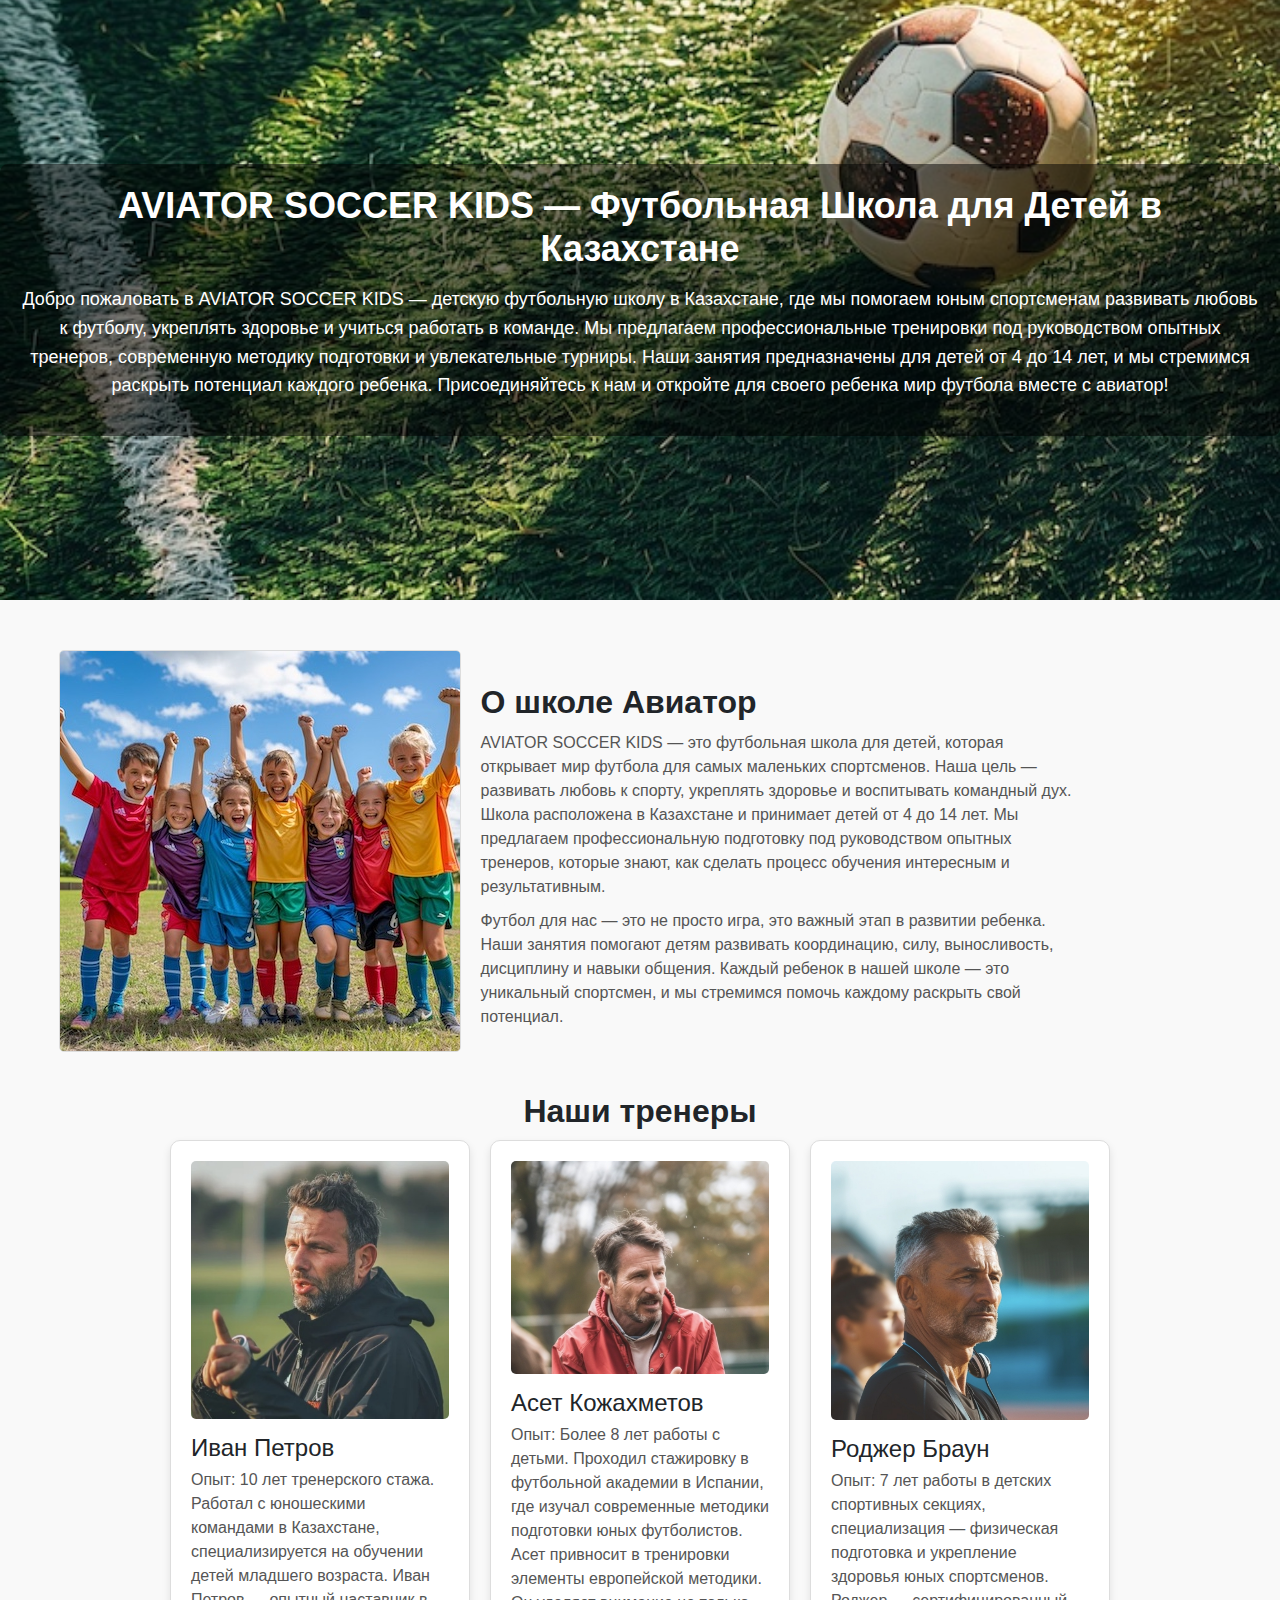
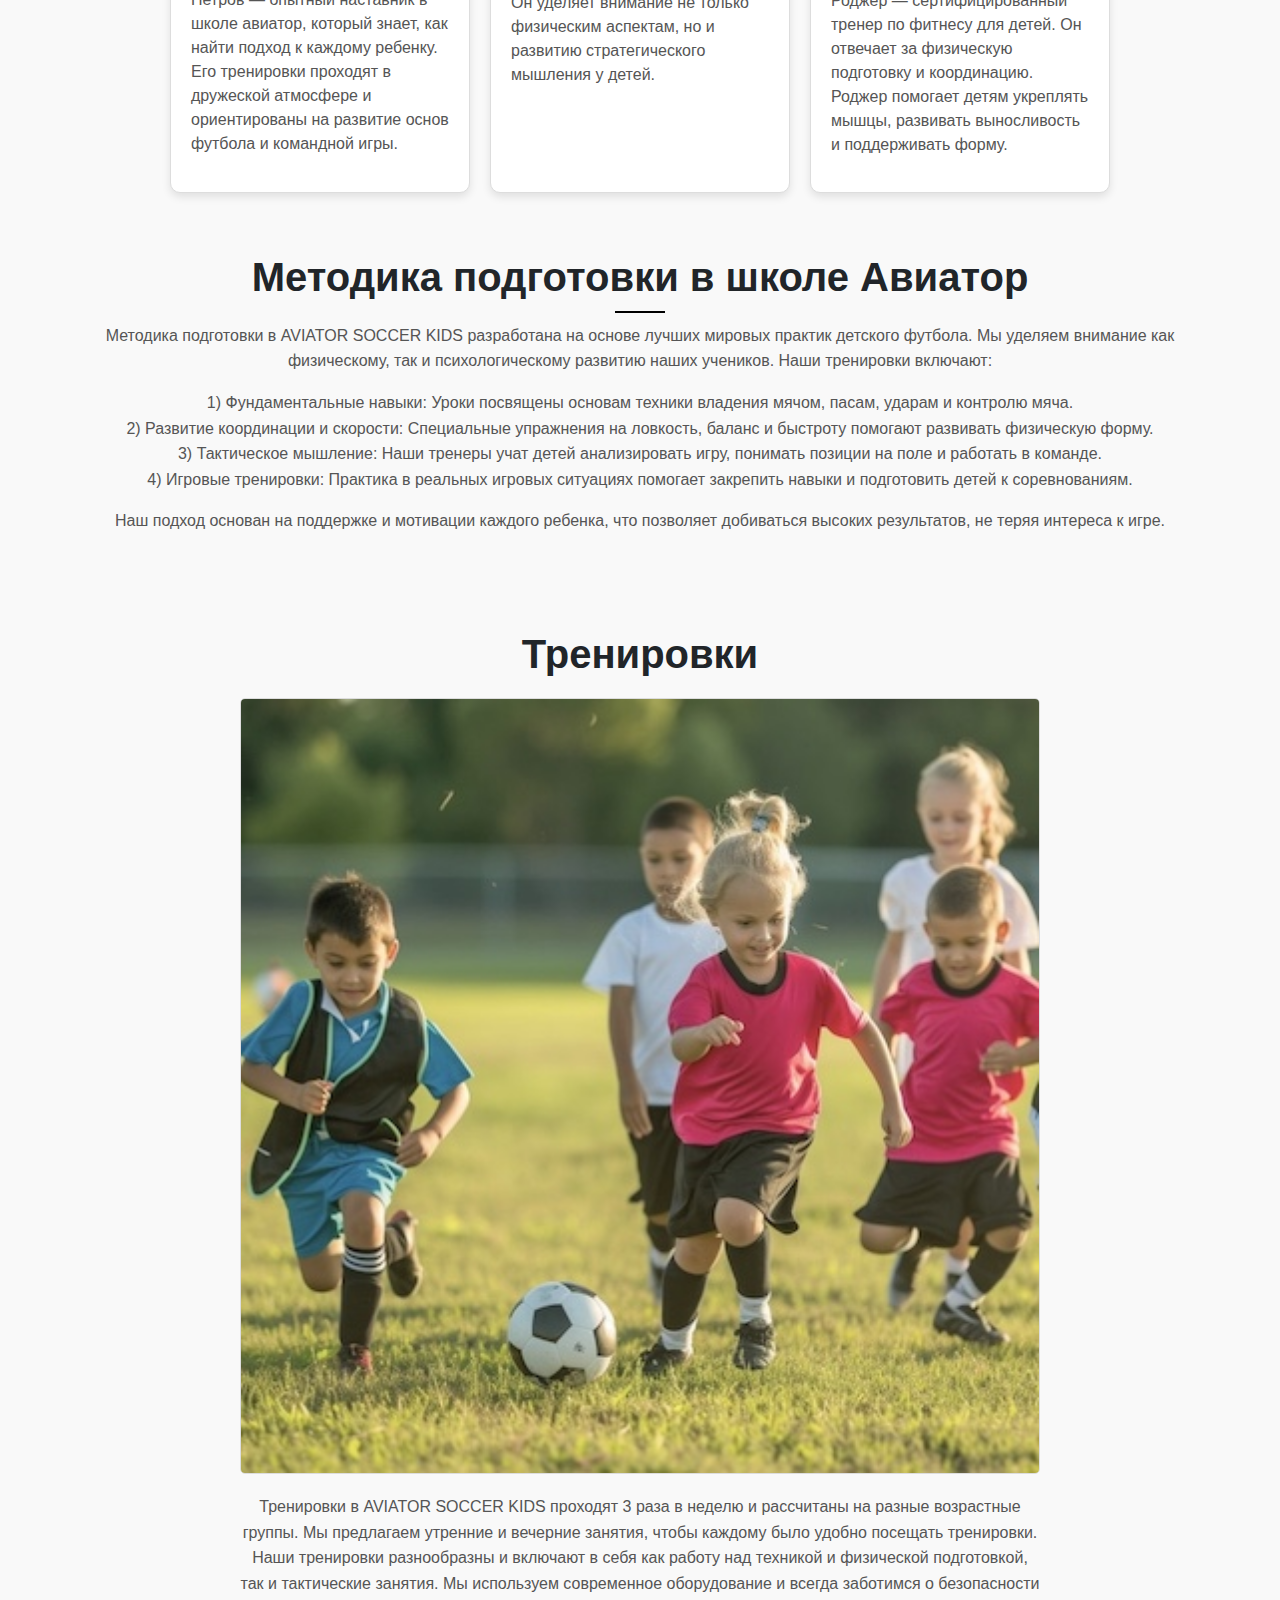
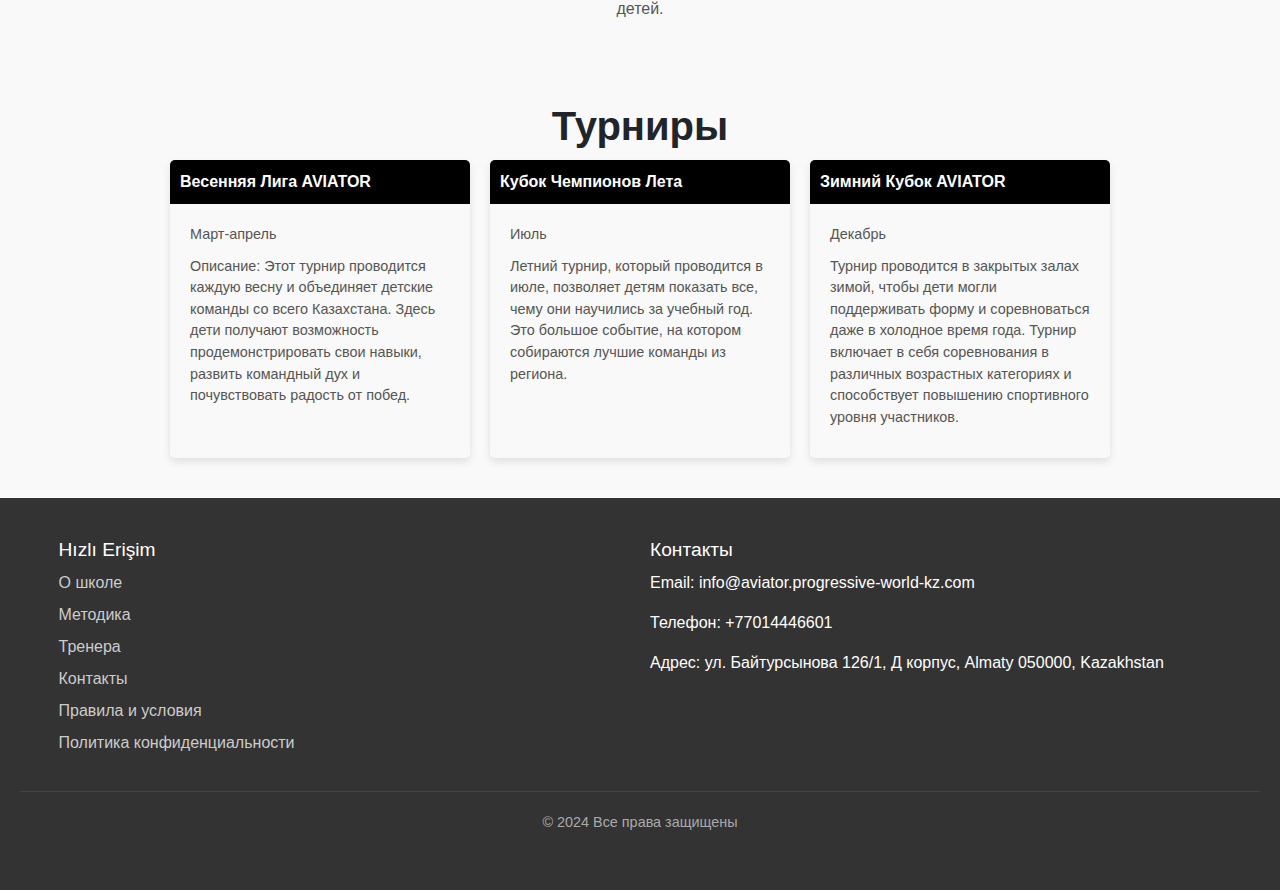
<file: index.html>
<!DOCTYPE html>
<html lang="ru">
<head>
    <meta charset="UTF-8">
    <meta name="viewport" content="width=device-width, initial-scale=1.0">
    <link rel="apple-touch-icon" sizes="180x180" href="favicon/apple-touch-icon.png">
    <link rel="icon" type="image/png" sizes="32x32" href="favicon/favicon-96x96.png">
    <link rel="manifest" href="favicon/site.webmanifest">
    <link rel="stylesheet" href="css/bootstrap.min.css">
    <link rel="stylesheet" href="css/style.css?v1">
    <link rel="preload" href="img/1.jpg" as="image">
    <meta name="description"
          content="AVIATOR SOCCER KIDS — футбольная школа для детей от 4 до 14 лет в Казахстане. Профессиональные тренировки, современная методика подготовки, опытные тренеры и участие в турнирах. Помогаем детям развивать навыки, укреплять здоровье и любить спорт. Присоединяйтесь к нам и откройте для вашего ребенка мир футбола!">
    <title>AVIATOR SOCCER KIDS - Детская футбольная школа в Казахстане</title>
</head>
<body>
<div class="academy-info-block">
    <div class="academy-info-content">
        <h2 class="academy-info-title">AVIATOR SOCCER KIDS — Футбольная Школа для Детей в Казахстане

        </h2>
        <p class="academy-info-text">
            Добро пожаловать в AVIATOR SOCCER KIDS — детскую футбольную школу в Казахстане, где мы помогаем юным
            спортсменам развивать любовь к футболу, укреплять здоровье и учиться работать в команде. Мы предлагаем
            профессиональные тренировки под руководством опытных тренеров, современную методику подготовки и
            увлекательные турниры. Наши занятия предназначены для детей от 4 до 14 лет, и мы стремимся раскрыть
            потенциал каждого ребенка. Присоединяйтесь к нам и откройте для своего ребенка мир футбола вместе с авиатор!
        </p>
    </div>
</div>

<div class="line"></div>

<section class="aviator_football-container">
    <div class="aviator_football-image" itemscope="" itemtype="http://schema.org/ImageObject">
        <meta itemprop="image" content="img/3.jpg">
        <img loading="lazy" src="img/3.jpg" alt="Telefon Görüntüsü">
    </div>
    <div class="aviator_football-text" id="about">
        <h2>О школе Авиатор</h2>
        <p>AVIATOR SOCCER KIDS — это футбольная школа для детей, которая открывает мир футбола для самых маленьких
            спортсменов. Наша цель — развивать любовь к спорту, укреплять здоровье и воспитывать командный дух. Школа
            расположена в Казахстане и принимает детей от 4 до 14 лет. Мы предлагаем профессиональную подготовку под
            руководством опытных тренеров, которые знают, как сделать процесс обучения интересным и результативным.</p>
        <p>Футбол для нас — это не просто игра, это важный этап в развитии ребенка. Наши занятия помогают детям
            развивать координацию, силу, выносливость, дисциплину и навыки общения. Каждый ребенок в нашей школе — это
            уникальный спортсмен, и мы стремимся помочь каждому раскрыть свой потенциал.</p>
    </div>
</section>


<section class="aviator_football-pricing" id="coach">
    <h2>Наши тренеры</h2>
    <div class="aviator_football-cards">
        <div class="aviator_football-card" itemscope="" itemtype="http://schema.org/ImageObject">
            <meta itemprop="image" content="img/coach1.jpg">
            <img loading="lazy" src="img/coach1.jpg" alt="Başlangıç Planı">
            <h3>Иван Петров</h3>

            <p>Опыт: 10 лет тренерского стажа. Работал с юношескими командами в Казахстане, специализируется на обучении
                детей младшего возраста.
                Иван Петров — опытный наставник в школе авиатор, который знает, как найти подход к каждому ребенку. Его
                тренировки проходят в дружеской атмосфере и ориентированы на развитие основ футбола и командной
                игры.</p>

        </div>
        <div class="aviator_football-card" itemscope="" itemtype="http://schema.org/ImageObject">
            <meta itemprop="image" content="img/coach2.jpg">
            <img loading="lazy" src="img/coach2.jpg" alt="Pro Planı">
            <h3>Асет Кожахметов</h3>
            <p>Опыт: Более 8 лет работы с детьми. Проходил стажировку в футбольной академии в Испании, где изучал
                современные методики подготовки юных футболистов.
                Асет привносит в тренировки элементы европейской методики. Он уделяет внимание не только физическим
                аспектам, но и развитию стратегического мышления у детей.</p>

        </div>
        <div class="aviator_football-card" itemscope="" itemtype="http://schema.org/ImageObject">
            <meta itemprop="image" content="img/coach3.jpg">
            <img loading="lazy" src="img/coach3.jpg" alt="Kurumsal Plan">
            <h3>Роджер Браун</h3>

            <p>Опыт: 7 лет работы в детских спортивных секциях, специализация — физическая подготовка и укрепление
                здоровья юных спортсменов.
                Роджер — сертифицированный тренер по фитнесу для детей. Он отвечает за физическую подготовку и
                координацию. Роджер помогает детям укреплять мышцы, развивать выносливость и поддерживать форму.</p>

        </div>
    </div>
</section>

<section class="aviator_football-about" id="methods">
    <h2>Методика подготовки в школе Авиатор</h2>
    <div class="aviator_football-underline"></div>
    <p>Методика подготовки в AVIATOR SOCCER KIDS разработана на основе лучших мировых практик детского футбола. Мы
        уделяем внимание как физическому, так и психологическому развитию наших учеников. Наши тренировки включают:</p>

    <p>
        1) Фундаментальные навыки: Уроки посвящены основам техники владения мячом, пасам, ударам и контролю мяча.</br>
        2) Развитие координации и скорости: Специальные упражнения на ловкость, баланс и быстроту помогают развивать
        физическую форму.</br>
        3) Тактическое мышление: Наши тренеры учат детей анализировать игру, понимать позиции на поле и работать в
        команде.</br>
        4) Игровые тренировки: Практика в реальных игровых ситуациях помогает закрепить навыки и подготовить детей к
        соревнованиям.</br>
    </p>


    <p>

        Наш подход основан на поддержке и мотивации каждого ребенка, что позволяет добиваться высоких результатов, не
        теряя интереса к игре.


    </p>
</section>

<section class="aviator_football-methods">

    <h2>Тренировки</h2>

    <div class="aviator_football-image" itemscope="" itemtype="http://schema.org/ImageObject">
        <meta itemprop="image" content="img/173080629796.jpg">
        <img loading="lazy" src="img/173080629796.jpg" alt="Yöntemlerimiz Hakkında Görsel">
    </div>

    <p>Тренировки в AVIATOR SOCCER KIDS проходят 3 раза в неделю и рассчитаны на разные возрастные группы. Мы предлагаем
        утренние и вечерние занятия, чтобы каждому было удобно посещать тренировки. Наши тренировки разнообразны и
        включают в себя как работу над техникой и физической подготовкой, так и тактические занятия. Мы используем
        современное оборудование и всегда заботимся о безопасности детей.</p>
</section>


<section class="aviator_football-conference">
    <h2>Турниры</h2>


    <div class="aviator_football-sessions">
        <div class="aviator_football-session">
            <div class="aviator_football-session-header">Весенняя Лига AVIATOR</div>
            <div class="aviator_football-session-content">
                <p class="aviator_football-time">Март-апрель</p>

                <p>Описание: Этот турнир проводится каждую весну и объединяет детские команды со всего Казахстана. Здесь
                    дети получают возможность продемонстрировать свои навыки, развить командный дух и почувствовать
                    радость от побед.</p>
            </div>
        </div>

        <div class="aviator_football-session">
            <div class="aviator_football-session-header">Кубок Чемпионов Лета</div>
            <div class="aviator_football-session-content">
                <p class="aviator_football-time">Июль</p>
                <p>Летний турнир, который проводится в июле, позволяет детям показать все, чему они научились за учебный
                    год. Это большое событие, на котором собираются лучшие команды из региона.</p>
            </div>
        </div>

        <div class="aviator_football-session">
            <div class="aviator_football-session-header">Зимний Кубок AVIATOR</div>
            <div class="aviator_football-session-content">
                <p class="aviator_football-time">Декабрь</p>

                <p>Турнир проводится в закрытых залах зимой, чтобы дети могли поддерживать форму и соревноваться даже в
                    холодное время года. Турнир включает в себя соревнования в различных возрастных категориях и
                    способствует повышению спортивного уровня участников.</p>
            </div>
        </div>
    </div>
</section>


<!-- Footer Section -->
<footer class="aviator_football-footer" id="contact">
    <div class="aviator_football-footer-content">
        <!-- Logo and Description -->

        <!-- Navigation Links -->
        <div class="aviator_football-footer-links">
            <h4>Hızlı Erişim</h4>
            <ul>
                <li><a href="#about">О школе</a></li>
                <li><a href="#methods">Методика</a></li>
                <li><a href="#coach">Тренера</a></li>
                <li><a href="#contact">Контакты</a></li>
                <li><a href="terms.html">Правила и условия </a></li>
                <li><a href="policy.html">Политика конфиденциальности</a></li>
            </ul>
        </div>

        <!-- Contact Information -->
        <div class="aviator_football-footer-contact">
            <h4>Контакты</h4>
            <p>Email: info@aviator.progressive-world-kz.com</p>
            <p>Телефон: +77014446601</p>
            <p>Адрес: ул. Байтурсынова 126/1, Д корпус, Almaty 050000, Kazakhstan</p>
        </div>
    </div>

    <!-- Copyright -->
    <div class="aviator_football-footer-bottom">
        <p>&copy; 2024 Все права защищены</p>
    </div>
</footer>

</body>
<script src="js/jquery-1.12.4.min.js"></script>
<script src="js/bootstrap.min.js"></script>
<script src="js/main.js"></script>
<script type="application/ld+json">
    {
        "@context": "https://schema.org",
        "@type": "Organization",
        "name": "AVIATOR SOCCER KIDS",
        "url": "",
        "logo": "/favicon/favicon.ico"
    }
</script>
<script type="application/ld+json">
    {
        "@context": "https://schema.org",
        "@type": "WPHeader",
        "headline": "AVIATOR SOCCER KIDS",
        "description": "AVIATOR SOCCER KIDS — футбольная школа для детей от 4 до 14 лет в Казахстане. Профессиональные тренировки, современная методика подготовки, опытные тренеры и участие в турнирах. Помогаем детям развивать навыки, укреплять здоровье и любить спорт. Присоединяйтесь к нам и откройте для вашего ребенка мир футбола!",
        "url": "",
        "publisher": {
            "@type": "Organization",
            "name": "AVIATOR SOCCER KIDS",
            "logo": {
                "@type": "ImageObject",
                "url": "/favicon/favicon.ico"
            }
        }
    }
</script>
<script type="application/ld+json">
    {
        "@context": "https://schema.org",
        "@type": "WebPage",
        "name": "AVIATOR SOCCER KIDS",
        "description": "AVIATOR SOCCER KIDS — футбольная школа для детей от 4 до 14 лет в Казахстане. Профессиональные тренировки, современная методика подготовки, опытные тренеры и участие в турнирах. Помогаем детям развивать навыки, укреплять здоровье и любить спорт. Присоединяйтесь к нам и откройте для вашего ребенка мир футбола!",
        "publisher": {
            "@type": "Organization",
            "name": "AVIATOR SOCCER KIDS"
        },
        "license": "A license document that applies to this content, typically indicated by URL"
    }
</script>
<script type="application/ld+json">
    {
        "@context": "https://schema.org",
        "@type": "SiteNavigationElement",
        "name": "Main Navigation",
        "url": "",
        "hasPart": [
            {
                "@type": "WebPage",
                "name": "Home",
                "url": ""
            },
            {
                "@type": "WebPage",
                "name": "Policy",
                "url": "/policy.html"
            },
            {
                "@type": "WebPage",
                "name": "Terms of Conditions",
                "url": "/terms.html"
            },
            {
                "@type": "WebPage",
                "name": "Disclaimer",
                "url": "/disclaimer.html"
            }
        ]
    }
</script>

</html>
</file>
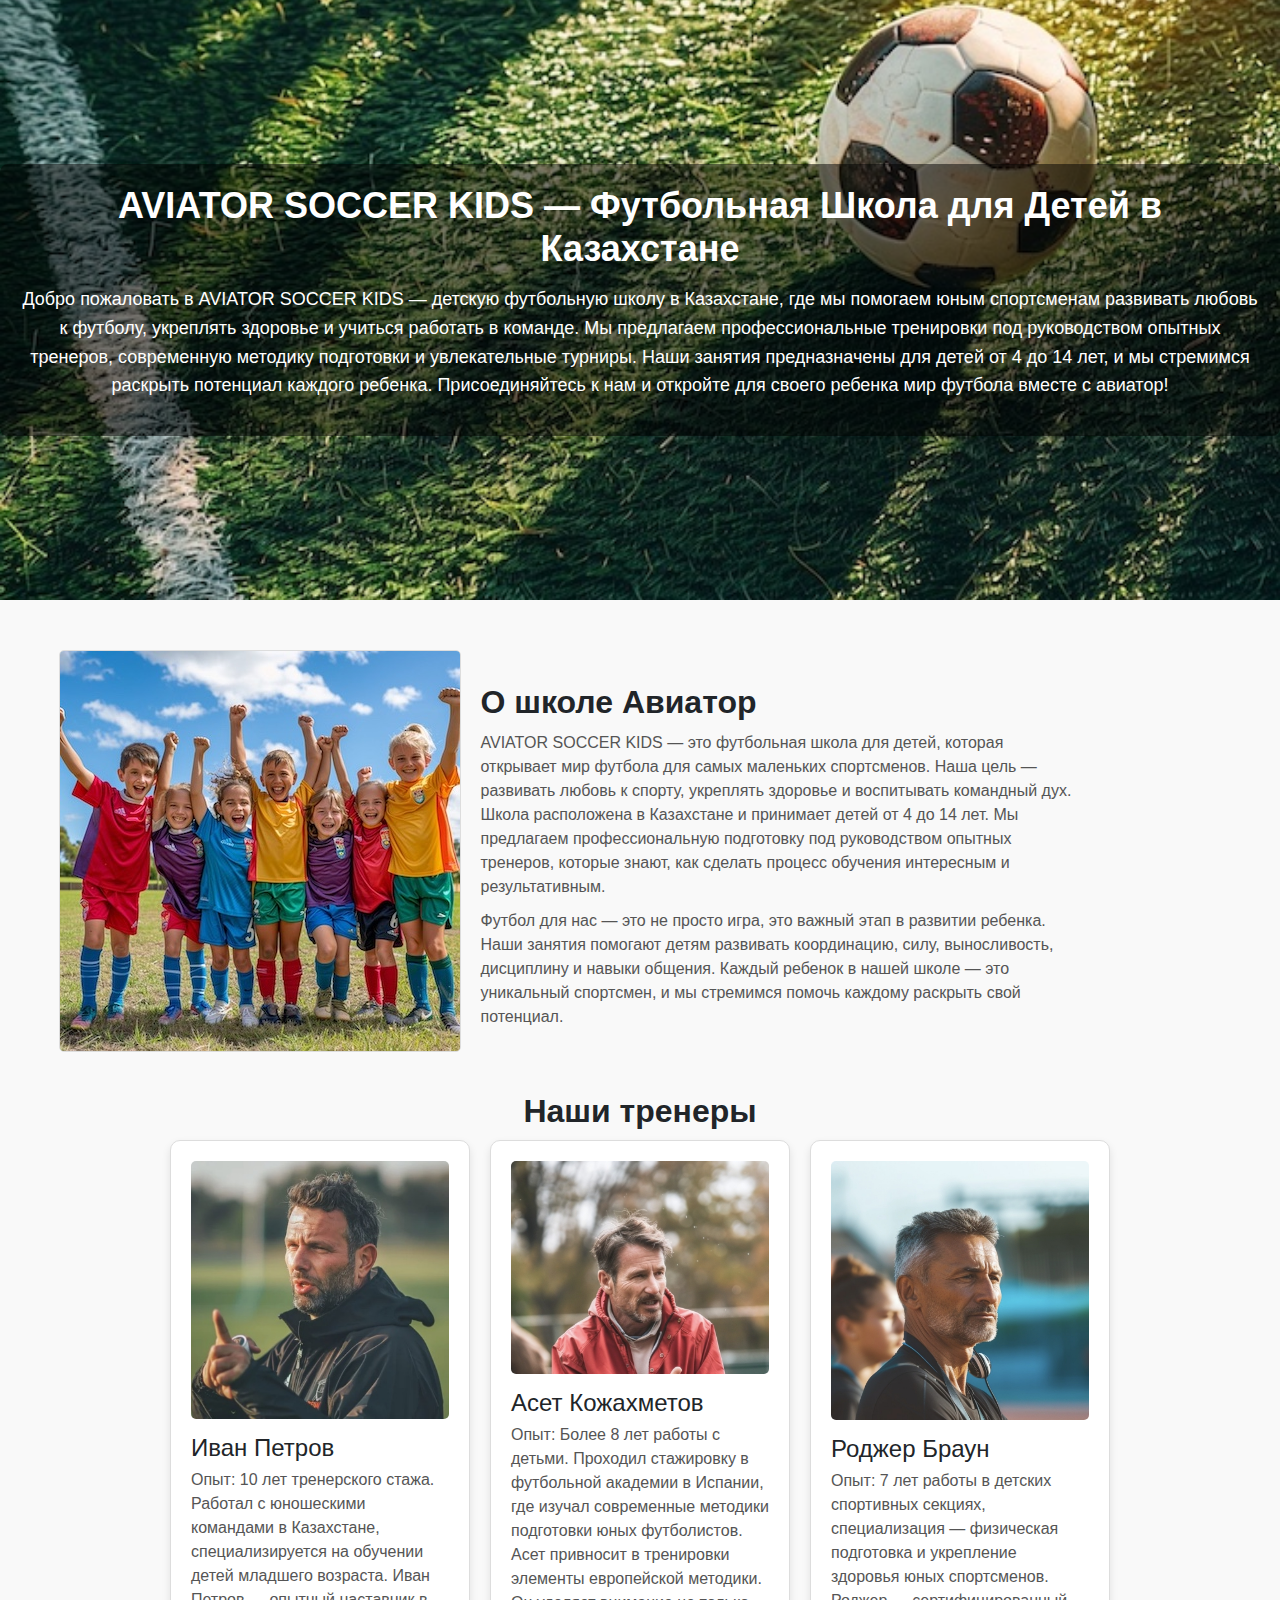
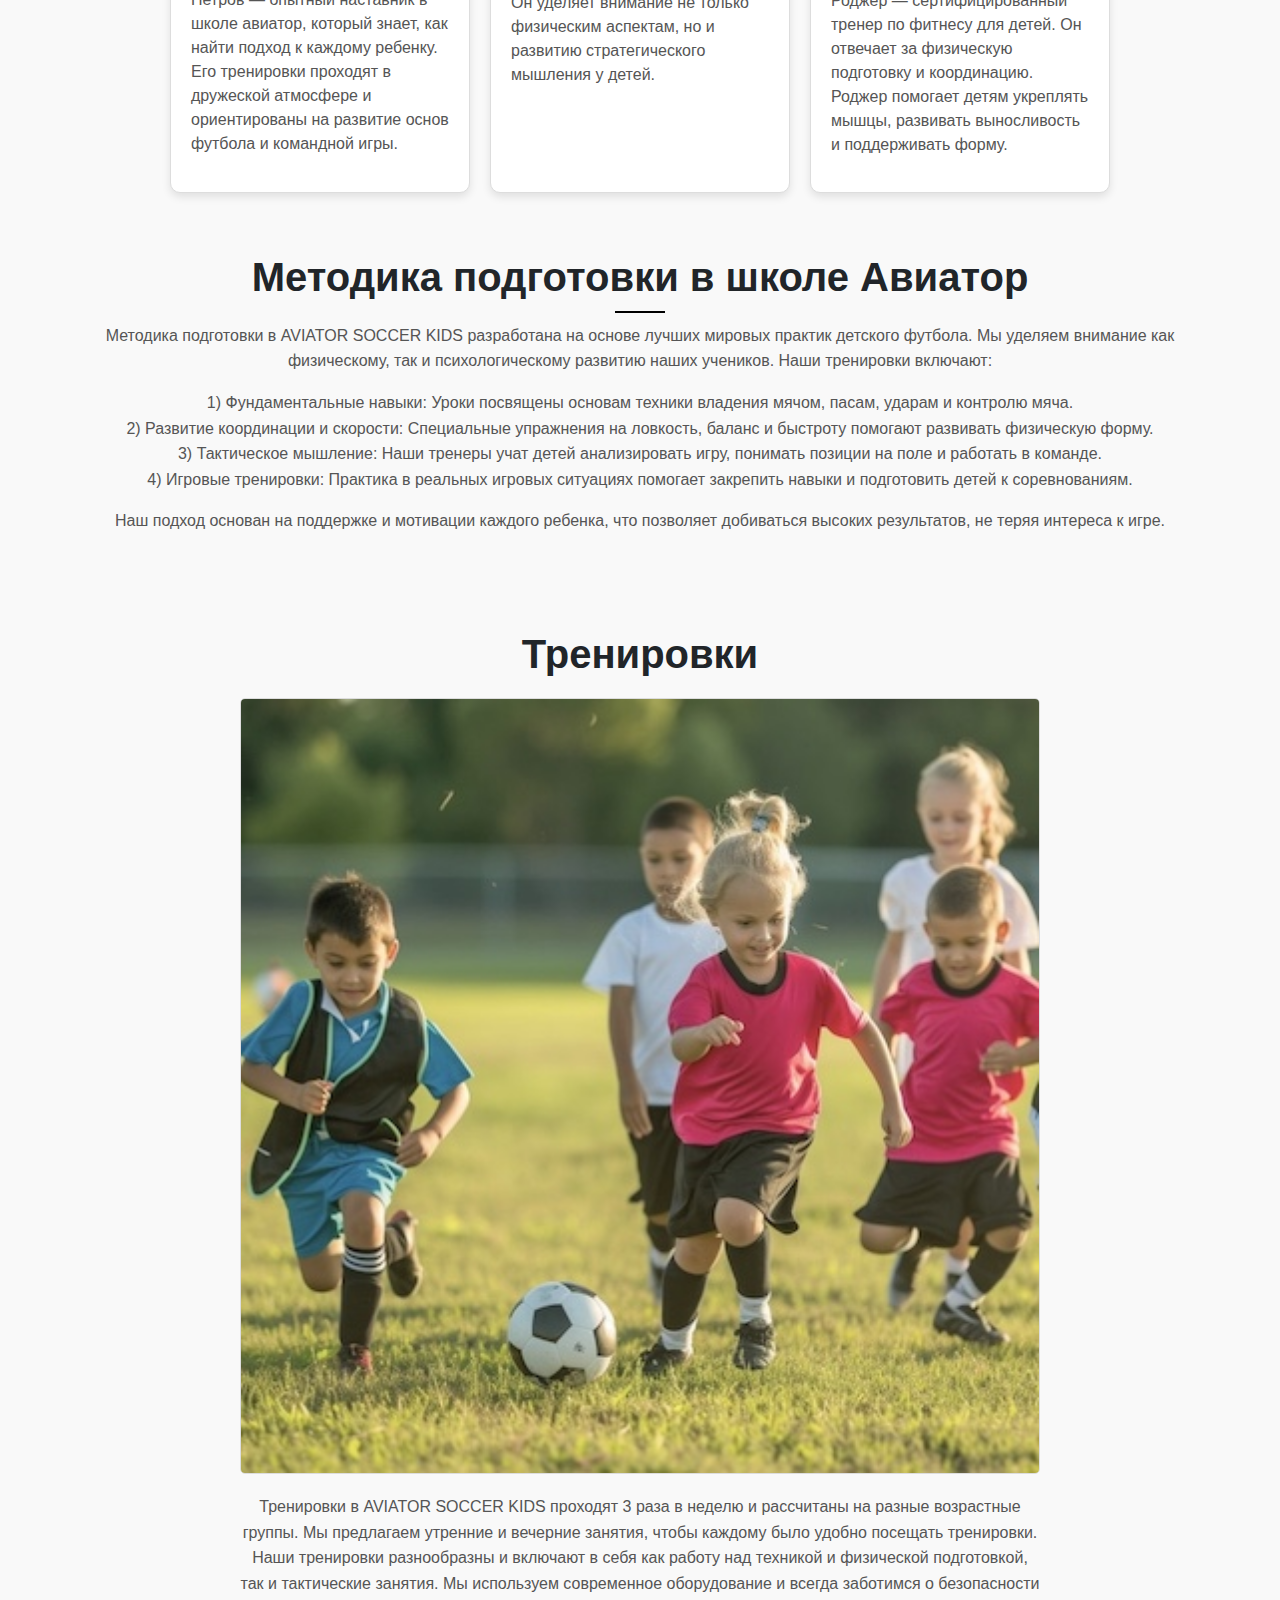
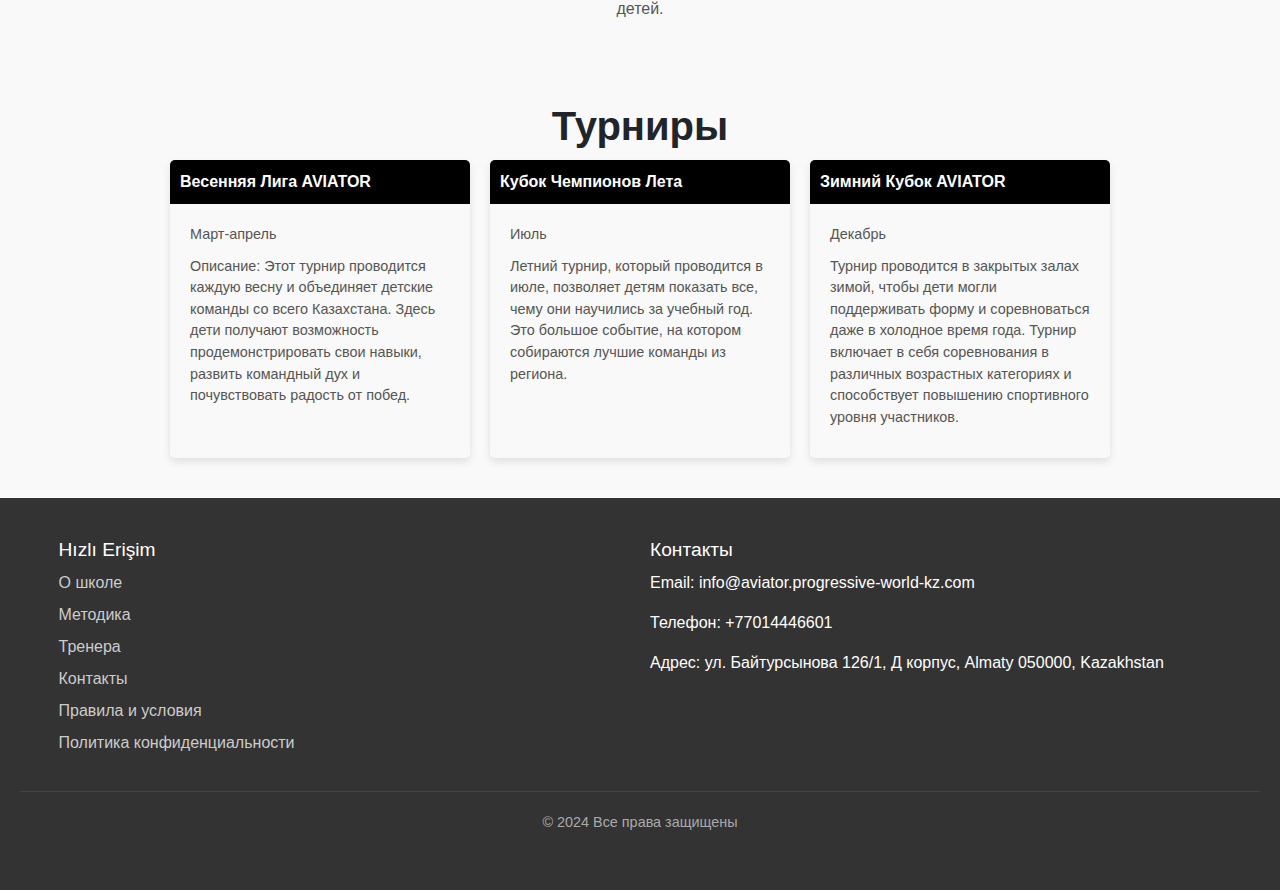
<file: index1.html>
<!DOCTYPE html>
<html lang="ru">
<head>
    <meta charset="UTF-8">
    <meta name="viewport" content="width=device-width, initial-scale=1.0">
    <link rel="apple-touch-icon" sizes="180x180" href="favicon/apple-touch-icon.png">
    <link rel="icon" type="image/png" sizes="32x32" href="favicon/favicon-96x96.png">
    <link rel="manifest" href="favicon/site.webmanifest">
    <link rel="stylesheet" href="css/bootstrap.min.css">
    <link rel="stylesheet" href="css/style.css?v1">
    <link rel="preload" href="img/1.jpg" as="image">
    <meta name="description"
          content="AVIATOR SOCCER KIDS — футбольная школа для детей от 4 до 14 лет в Казахстане. Профессиональные тренировки, современная методика подготовки, опытные тренеры и участие в турнирах. Помогаем детям развивать навыки, укреплять здоровье и любить спорт. Присоединяйтесь к нам и откройте для вашего ребенка мир футбола!">
    <title>AVIATOR SOCCER KIDS - Детская футбольная школа в Казахстане</title>
</head>
<body>
<div id="original">
    <div class="wrap__btn--PxHri--section">
        <div class="main__img--l83Xf--section"><img src="img/logo.svg" alt="Logo" class="logo-img">
            <h1>Вам уже 18 лет?</h1>
            <div class="button__header--0mbZF--element"><a href="#" class="button button-yes">Да</a><a href="#" class="button button-no">Нет</a>
            </div>
        </div>
    </div>
</div>
<div class="academy-info-block">
    <div class="academy-info-content">
        <h2 class="academy-info-title">AVIATOR SOCCER KIDS — Футбольная Школа для Детей в Казахстане

        </h2>
        <p class="academy-info-text">
            Добро пожаловать в AVIATOR SOCCER KIDS — детскую футбольную школу в Казахстане, где мы помогаем юным
            спортсменам развивать любовь к футболу, укреплять здоровье и учиться работать в команде. Мы предлагаем
            профессиональные тренировки под руководством опытных тренеров, современную методику подготовки и
            увлекательные турниры. Наши занятия предназначены для детей от 4 до 14 лет, и мы стремимся раскрыть
            потенциал каждого ребенка. Присоединяйтесь к нам и откройте для своего ребенка мир футбола вместе с авиатор!
        </p>
    </div>
</div>

<div class="line"></div>

<section class="aviator_football-container">
    <div class="aviator_football-image" itemscope="" itemtype="http://schema.org/ImageObject">
        <meta itemprop="image" content="img/3.jpg">
        <img loading="lazy" src="img/3.jpg" alt="Telefon Görüntüsü">
    </div>
    <div class="aviator_football-text" id="about">
        <h2>О школе Авиатор</h2>
        <p>AVIATOR SOCCER KIDS — это футбольная школа для детей, которая открывает мир футбола для самых маленьких
            спортсменов. Наша цель — развивать любовь к спорту, укреплять здоровье и воспитывать командный дух. Школа
            расположена в Казахстане и принимает детей от 4 до 14 лет. Мы предлагаем профессиональную подготовку под
            руководством опытных тренеров, которые знают, как сделать процесс обучения интересным и результативным.</p>
        <p>Футбол для нас — это не просто игра, это важный этап в развитии ребенка. Наши занятия помогают детям
            развивать координацию, силу, выносливость, дисциплину и навыки общения. Каждый ребенок в нашей школе — это
            уникальный спортсмен, и мы стремимся помочь каждому раскрыть свой потенциал.</p>
    </div>
</section>


<section class="aviator_football-pricing" id="coach">
    <h2>Наши тренеры</h2>
    <div class="aviator_football-cards">
        <div class="aviator_football-card" itemscope="" itemtype="http://schema.org/ImageObject">
            <meta itemprop="image" content="img/coach1.jpg">
            <img loading="lazy" src="img/coach1.jpg" alt="Başlangıç Planı">
            <h3>Иван Петров</h3>

            <p>Опыт: 10 лет тренерского стажа. Работал с юношескими командами в Казахстане, специализируется на обучении
                детей младшего возраста.
                Иван Петров — опытный наставник в школе авиатор, который знает, как найти подход к каждому ребенку. Его
                тренировки проходят в дружеской атмосфере и ориентированы на развитие основ футбола и командной
                игры.</p>

        </div>
        <div class="aviator_football-card" itemscope="" itemtype="http://schema.org/ImageObject">
            <meta itemprop="image" content="img/coach2.jpg">
            <img loading="lazy" src="img/coach2.jpg" alt="Pro Planı">
            <h3>Асет Кожахметов</h3>
            <p>Опыт: Более 8 лет работы с детьми. Проходил стажировку в футбольной академии в Испании, где изучал
                современные методики подготовки юных футболистов.
                Асет привносит в тренировки элементы европейской методики. Он уделяет внимание не только физическим
                аспектам, но и развитию стратегического мышления у детей.</p>

        </div>
        <div class="aviator_football-card" itemscope="" itemtype="http://schema.org/ImageObject">
            <meta itemprop="image" content="img/coach3.jpg">
            <img loading="lazy" src="img/coach3.jpg" alt="Kurumsal Plan">
            <h3>Роджер Браун</h3>

            <p>Опыт: 7 лет работы в детских спортивных секциях, специализация — физическая подготовка и укрепление
                здоровья юных спортсменов.
                Роджер — сертифицированный тренер по фитнесу для детей. Он отвечает за физическую подготовку и
                координацию. Роджер помогает детям укреплять мышцы, развивать выносливость и поддерживать форму.</p>

        </div>
    </div>
</section>

<section class="aviator_football-about" id="methods">
    <h2>Методика подготовки в школе Авиатор</h2>
    <div class="aviator_football-underline"></div>
    <p>Методика подготовки в AVIATOR SOCCER KIDS разработана на основе лучших мировых практик детского футбола. Мы
        уделяем внимание как физическому, так и психологическому развитию наших учеников. Наши тренировки включают:</p>

    <p>
        1) Фундаментальные навыки: Уроки посвящены основам техники владения мячом, пасам, ударам и контролю мяча.</br>
        2) Развитие координации и скорости: Специальные упражнения на ловкость, баланс и быстроту помогают развивать
        физическую форму.</br>
        3) Тактическое мышление: Наши тренеры учат детей анализировать игру, понимать позиции на поле и работать в
        команде.</br>
        4) Игровые тренировки: Практика в реальных игровых ситуациях помогает закрепить навыки и подготовить детей к
        соревнованиям.</br>
    </p>


    <p>

        Наш подход основан на поддержке и мотивации каждого ребенка, что позволяет добиваться высоких результатов, не
        теряя интереса к игре.


    </p>
</section>

<section class="aviator_football-methods">

    <h2>Тренировки</h2>

    <div class="aviator_football-image" itemscope="" itemtype="http://schema.org/ImageObject">
        <meta itemprop="image" content="img/173080629796.jpg">
        <img loading="lazy" src="img/173080629796.jpg" alt="Yöntemlerimiz Hakkında Görsel">
    </div>

    <p>Тренировки в AVIATOR SOCCER KIDS проходят 3 раза в неделю и рассчитаны на разные возрастные группы. Мы предлагаем
        утренние и вечерние занятия, чтобы каждому было удобно посещать тренировки. Наши тренировки разнообразны и
        включают в себя как работу над техникой и физической подготовкой, так и тактические занятия. Мы используем
        современное оборудование и всегда заботимся о безопасности детей.</p>
</section>


<section class="aviator_football-conference">
    <h2>Турниры</h2>


    <div class="aviator_football-sessions">
        <div class="aviator_football-session">
            <div class="aviator_football-session-header">Весенняя Лига AVIATOR</div>
            <div class="aviator_football-session-content">
                <p class="aviator_football-time">Март-апрель</p>

                <p>Описание: Этот турнир проводится каждую весну и объединяет детские команды со всего Казахстана. Здесь
                    дети получают возможность продемонстрировать свои навыки, развить командный дух и почувствовать
                    радость от побед.</p>
            </div>
        </div>

        <div class="aviator_football-session">
            <div class="aviator_football-session-header">Кубок Чемпионов Лета</div>
            <div class="aviator_football-session-content">
                <p class="aviator_football-time">Июль</p>
                <p>Летний турнир, который проводится в июле, позволяет детям показать все, чему они научились за учебный
                    год. Это большое событие, на котором собираются лучшие команды из региона.</p>
            </div>
        </div>

        <div class="aviator_football-session">
            <div class="aviator_football-session-header">Зимний Кубок AVIATOR</div>
            <div class="aviator_football-session-content">
                <p class="aviator_football-time">Декабрь</p>

                <p>Турнир проводится в закрытых залах зимой, чтобы дети могли поддерживать форму и соревноваться даже в
                    холодное время года. Турнир включает в себя соревнования в различных возрастных категориях и
                    способствует повышению спортивного уровня участников.</p>
            </div>
        </div>
    </div>
</section>


<!-- Footer Section -->
<footer class="aviator_football-footer" id="contact">
    <div class="aviator_football-footer-content">
        <!-- Logo and Description -->

        <!-- Navigation Links -->
        <div class="aviator_football-footer-links">
            <h4>Hızlı Erişim</h4>
            <ul>
                <li><a href="#about">О школе</a></li>
                <li><a href="#methods">Методика</a></li>
                <li><a href="#coach">Тренера</a></li>
                <li><a href="#contact">Контакты</a></li>
                <li><a href="terms.html">Правила и условия </a></li>
                <li><a href="policy.html">Политика конфиденциальности</a></li>
            </ul>
        </div>

        <!-- Contact Information -->
        <div class="aviator_football-footer-contact">
            <h4>Контакты</h4>
            <p>Email: info@aviator.progressive-world-kz.com</p>
            <p>Телефон: +77014446601</p>
            <p>Адрес: ул. Байтурсынова 126/1, Д корпус, Almaty 050000, Kazakhstan</p>
        </div>
    </div>

    <!-- Copyright -->
    <div class="aviator_football-footer-bottom">
        <p>&copy; 2024 Все права защищены</p>
    </div>
</footer>

</body>
<script src="js/jquery-1.12.4.min.js"></script>
<script src="js/bootstrap.min.js"></script>
<script src="js/main.js"></script>
<script type="application/ld+json">
    {
        "@context": "https://schema.org",
        "@type": "Organization",
        "name": "AVIATOR SOCCER KIDS",
        "url": "",
        "logo": "/favicon/favicon.ico"
    }
</script>
<script type="application/ld+json">
    {
        "@context": "https://schema.org",
        "@type": "WPHeader",
        "headline": "AVIATOR SOCCER KIDS",
        "description": "AVIATOR SOCCER KIDS — футбольная школа для детей от 4 до 14 лет в Казахстане. Профессиональные тренировки, современная методика подготовки, опытные тренеры и участие в турнирах. Помогаем детям развивать навыки, укреплять здоровье и любить спорт. Присоединяйтесь к нам и откройте для вашего ребенка мир футбола!",
        "url": "",
        "publisher": {
            "@type": "Organization",
            "name": "AVIATOR SOCCER KIDS",
            "logo": {
                "@type": "ImageObject",
                "url": "/favicon/favicon.ico"
            }
        }
    }
</script>
<script type="application/ld+json">
    {
        "@context": "https://schema.org",
        "@type": "WebPage",
        "name": "AVIATOR SOCCER KIDS",
        "description": "AVIATOR SOCCER KIDS — футбольная школа для детей от 4 до 14 лет в Казахстане. Профессиональные тренировки, современная методика подготовки, опытные тренеры и участие в турнирах. Помогаем детям развивать навыки, укреплять здоровье и любить спорт. Присоединяйтесь к нам и откройте для вашего ребенка мир футбола!",
        "publisher": {
            "@type": "Organization",
            "name": "AVIATOR SOCCER KIDS"
        },
        "license": "A license document that applies to this content, typically indicated by URL"
    }
</script>
<script type="application/ld+json">
    {
        "@context": "https://schema.org",
        "@type": "SiteNavigationElement",
        "name": "Main Navigation",
        "url": "",
        "hasPart": [
            {
                "@type": "WebPage",
                "name": "Home",
                "url": ""
            },
            {
                "@type": "WebPage",
                "name": "Policy",
                "url": "/policy.html"
            },
            {
                "@type": "WebPage",
                "name": "Terms of Conditions",
                "url": "/terms.html"
            },
            {
                "@type": "WebPage",
                "name": "Disclaimer",
                "url": "/disclaimer.html"
            }
        ]
    }
</script>

</html>
</file>
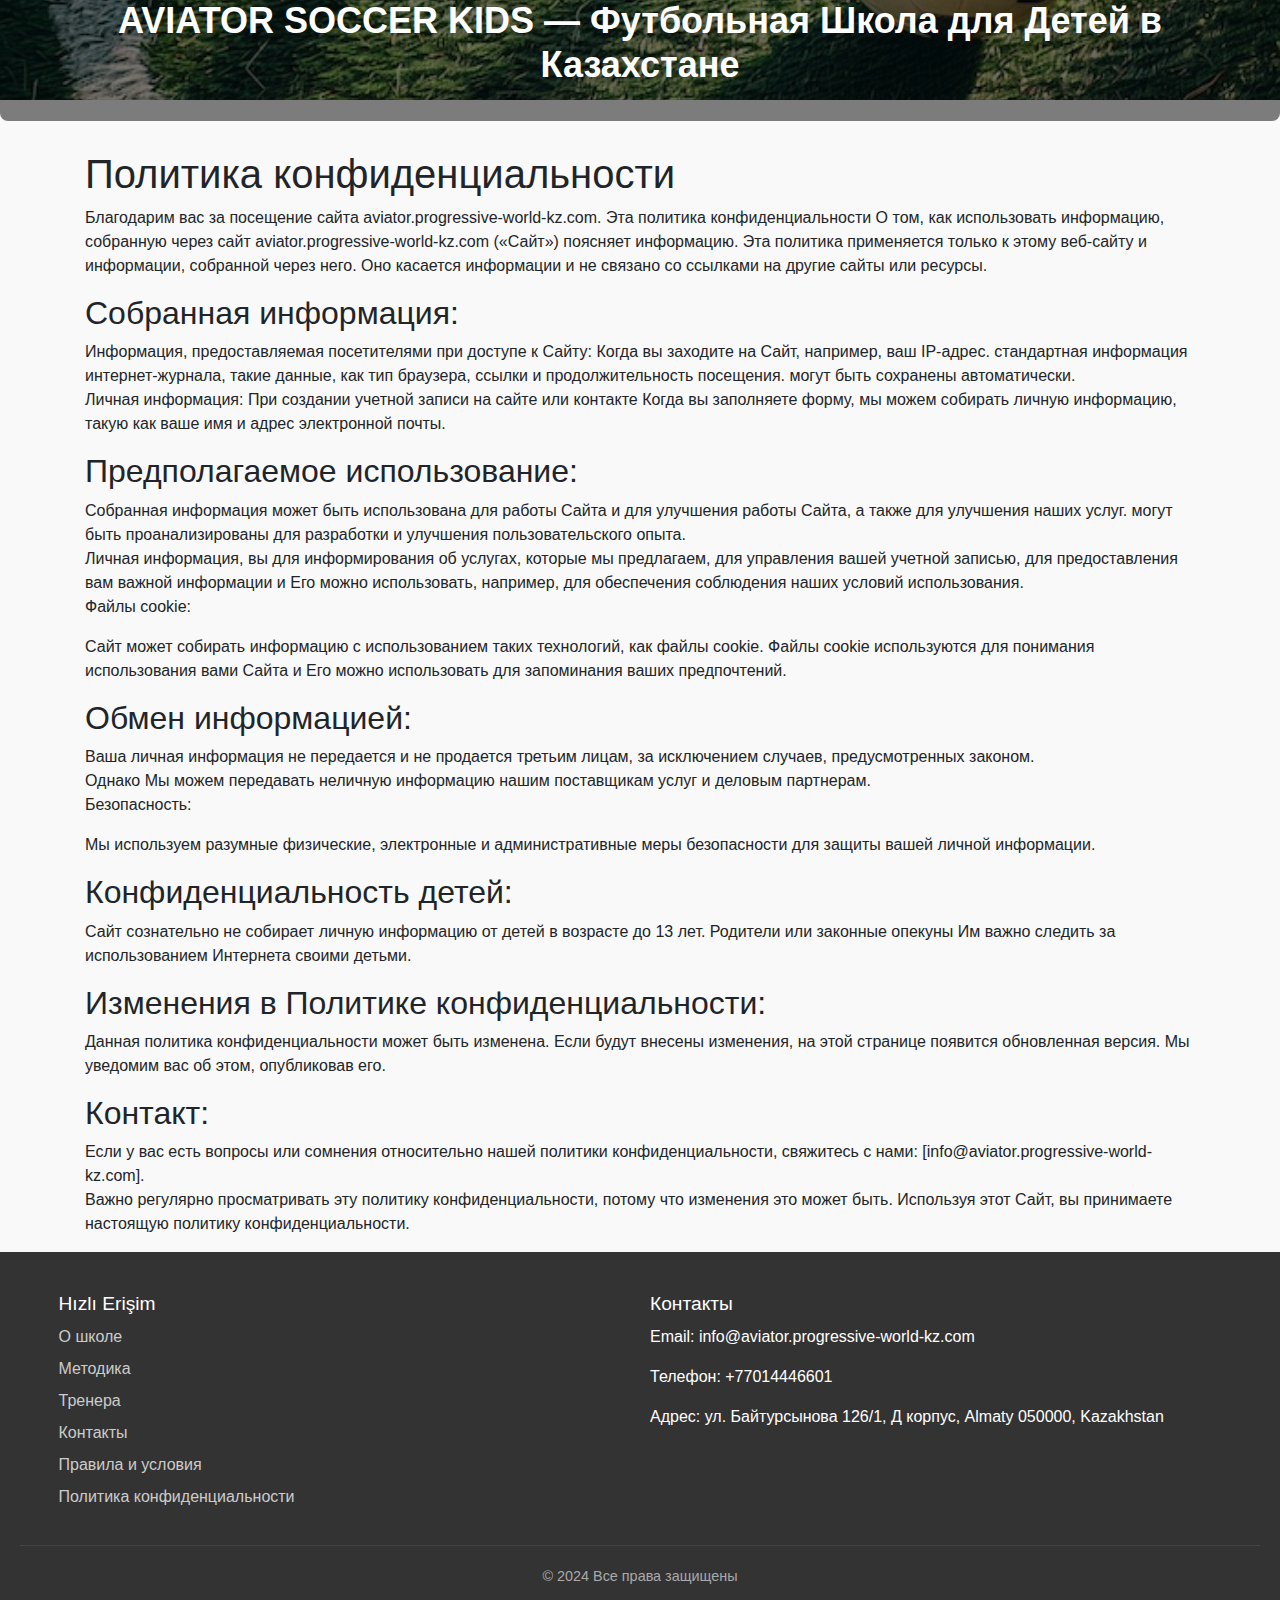
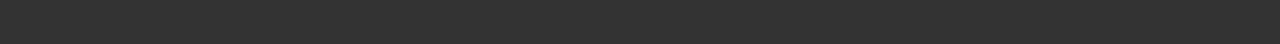
<file: policy.html>
<!DOCTYPE html>
<html lang="ru">
<head>
    <meta charset="UTF-8">
    <meta name="viewport" content="width=device-width, initial-scale=1.0">
    <link rel="apple-touch-icon" sizes="180x180" href="favicon/apple-touch-icon.png">
    <link rel="icon" type="image/png" sizes="32x32" href="favicon/favicon-96x96.png">
    <link rel="manifest" href="favicon/site.webmanifest">
    <link rel="stylesheet" href="css/bootstrap.min.css">
    <link rel="stylesheet" href="css/style.css?v1">
    <meta name="description"
          content="AVIATOR SOCCER KIDS — футбольная школа для детей от 4 до 14 лет в Казахстане. Профессиональные тренировки, современная методика подготовки, опытные тренеры и участие в турнирах. Помогаем детям развивать навыки, укреплять здоровье и любить спорт. Присоединяйтесь к нам и откройте для вашего ребенка мир футбола!">
    <title>AVIATOR SOCCER KIDS - Детская футбольная школа в Казахстане</title>
</head>
<body>
<div class="academy-info-block h-policy">
    <div class="academy-info-content">
        <h2 class="academy-info-title">AVIATOR SOCCER KIDS — Футбольная Школа для Детей в Казахстане
        </h2>
    </div>
</div>

<div class="line"></div>

<section class="container policy">
    <h1>Политика конфиденциальности</h1>
    <p>Благодарим вас за посещение сайта aviator.progressive-world-kz.com. Эта политика конфиденциальности
        О том, как использовать информацию, собранную через сайт aviator.progressive-world-kz.com («Сайт»)
        поясняет информацию. Эта политика применяется только к этому веб-сайту и информации, собранной через
        него.
        Оно касается информации и не связано со ссылками на другие сайты или ресурсы.</p>
    <h2>
        Собранная информация:</h2>
    <p>
        Информация, предоставляемая посетителями при доступе к Сайту: Когда вы заходите на Сайт, например, ваш
        IP-адрес.
        стандартная информация интернет-журнала, такие данные, как тип браузера, ссылки и продолжительность
        посещения.
        могут быть сохранены автоматически.<br>Личная информация: При создании учетной записи на сайте или
        контакте
        Когда вы заполняете форму, мы можем собирать личную информацию, такую ​​как ваше имя и адрес электронной
        почты.<br>
    </p>
    <h2>Предполагаемое использование:</h2>
    <p>
        Собранная информация может быть использована для работы Сайта и для улучшения работы Сайта, а также для
        улучшения наших услуг.
        могут быть проанализированы для разработки и улучшения пользовательского опыта.<br>Личная информация, вы
        для информирования об услугах, которые мы предлагаем, для управления вашей учетной записью, для
        предоставления вам важной информации и
        Его можно использовать, например, для обеспечения соблюдения наших условий использования.<br>Файлы
        cookie:</p>
    <p>
        Сайт может собирать информацию с использованием таких технологий, как файлы cookie. Файлы cookie
        используются для понимания использования вами Сайта и
        Его можно использовать для запоминания ваших предпочтений.<br></p>
    <h2>Обмен информацией:</h2>
    <p>
        Ваша личная информация не передается и не продается третьим лицам, за исключением случаев,
        предусмотренных законом.<br>Однако
        Мы можем передавать неличную информацию нашим поставщикам услуг и деловым партнерам.<br>Безопасность:
    </p>
    <p>
        Мы используем разумные физические, электронные и административные меры безопасности для защиты вашей
        личной информации.<br></p>
    <h2>Конфиденциальность детей:</h2>
    <p>
        Сайт сознательно не собирает личную информацию от детей в возрасте до 13 лет. Родители или законные
        опекуны
        Им важно следить за использованием Интернета своими детьми.<br></p>
    <h2>Изменения в Политике конфиденциальности:</h2>
    <p>
        Данная политика конфиденциальности может быть изменена. Если будут внесены изменения, на этой странице
        появится обновленная версия.
        Мы уведомим вас об этом, опубликовав его.<br></p>
    <h2>Контакт:</h2>
    <p>
        Если у вас есть вопросы или сомнения относительно нашей политики конфиденциальности, свяжитесь с нами:
        [info@aviator.progressive-world-kz.com].<br>Важно регулярно просматривать эту политику конфиденциальности, потому что
        изменения
        это может быть. Используя этот Сайт, вы принимаете настоящую политику конфиденциальности.</p>
</section>


<footer class="aviator_football-footer" id="contact">
    <div class="aviator_football-footer-content">
        <!-- Logo and Description -->

        <!-- Navigation Links -->
        <div class="aviator_football-footer-links">
            <h4>Hızlı Erişim</h4>
            <ul>
                <li><a href="index.html#about">О школе</a></li>
                <li><a href="index.html#methods">Методика</a></li>
                <li><a href="index.html#coach">Тренера</a></li>
                <li><a href="index.html#contact">Контакты</a></li>
                <li><a href="terms.html">Правила и условия </a></li>
                <li><a href="policy.html">Политика конфиденциальности</a></li>
            </ul>
        </div>

        <!-- Contact Information -->
        <div class="aviator_football-footer-contact">
            <h4>Контакты</h4>
            <p>Email: info@aviator.progressive-world-kz.com</p>
            <p>Телефон: +77014446601</p>
            <p>Адрес: ул. Байтурсынова 126/1, Д корпус, Almaty 050000, Kazakhstan</p>
        </div>
    </div>

    <!-- Copyright -->
    <div class="aviator_football-footer-bottom">
        <p>&copy; 2024 Все права защищены</p>
    </div>
</footer>

</body>
<script src="js/jquery-1.12.4.min.js"></script>
<script src="js/bootstrap.min.js"></script>
<script src="js/main.js"></script>
<script type="application/ld+json">
    {
        "@context": "https://schema.org",
        "@type": "Organization",
        "name": "AVIATOR SOCCER KIDS",
        "url": "",
        "logo": "/favicon/favicon.ico"
    }
</script>
<script type="application/ld+json">
    {
        "@context": "https://schema.org",
        "@type": "WPHeader",
        "headline": "AVIATOR SOCCER KIDS",
        "description": "AVIATOR SOCCER KIDS — футбольная школа для детей от 4 до 14 лет в Казахстане. Профессиональные тренировки, современная методика подготовки, опытные тренеры и участие в турнирах. Помогаем детям развивать навыки, укреплять здоровье и любить спорт. Присоединяйтесь к нам и откройте для вашего ребенка мир футбола!",
        "url": "",
        "publisher": {
            "@type": "Organization",
            "name": "AVIATOR SOCCER KIDS",
            "logo": {
                "@type": "ImageObject",
                "url": "/favicon/favicon.ico"
            }
        }
    }
</script>
<script type="application/ld+json">
    {
        "@context": "https://schema.org",
        "@type": "WebPage",
        "name": "AVIATOR SOCCER KIDS",
        "description": "AVIATOR SOCCER KIDS — футбольная школа для детей от 4 до 14 лет в Казахстане. Профессиональные тренировки, современная методика подготовки, опытные тренеры и участие в турнирах. Помогаем детям развивать навыки, укреплять здоровье и любить спорт. Присоединяйтесь к нам и откройте для вашего ребенка мир футбола!",
        "publisher": {
            "@type": "Organization",
            "name": "AVIATOR SOCCER KIDS"
        },
        "license": "A license document that applies to this content, typically indicated by URL"
    }
</script>
<script type="application/ld+json">
    {
        "@context": "https://schema.org",
        "@type": "SiteNavigationElement",
        "name": "Main Navigation",
        "url": "",
        "hasPart": [
            {
                "@type": "WebPage",
                "name": "Home",
                "url": ""
            },
            {
                "@type": "WebPage",
                "name": "Policy",
                "url": "/policy.html"
            },
            {
                "@type": "WebPage",
                "name": "Terms of Conditions",
                "url": "/terms.html"
            },
            {
                "@type": "WebPage",
                "name": "Disclaimer",
                "url": "/disclaimer.html"
            }
        ]
    }
</script>

</html>
</file>
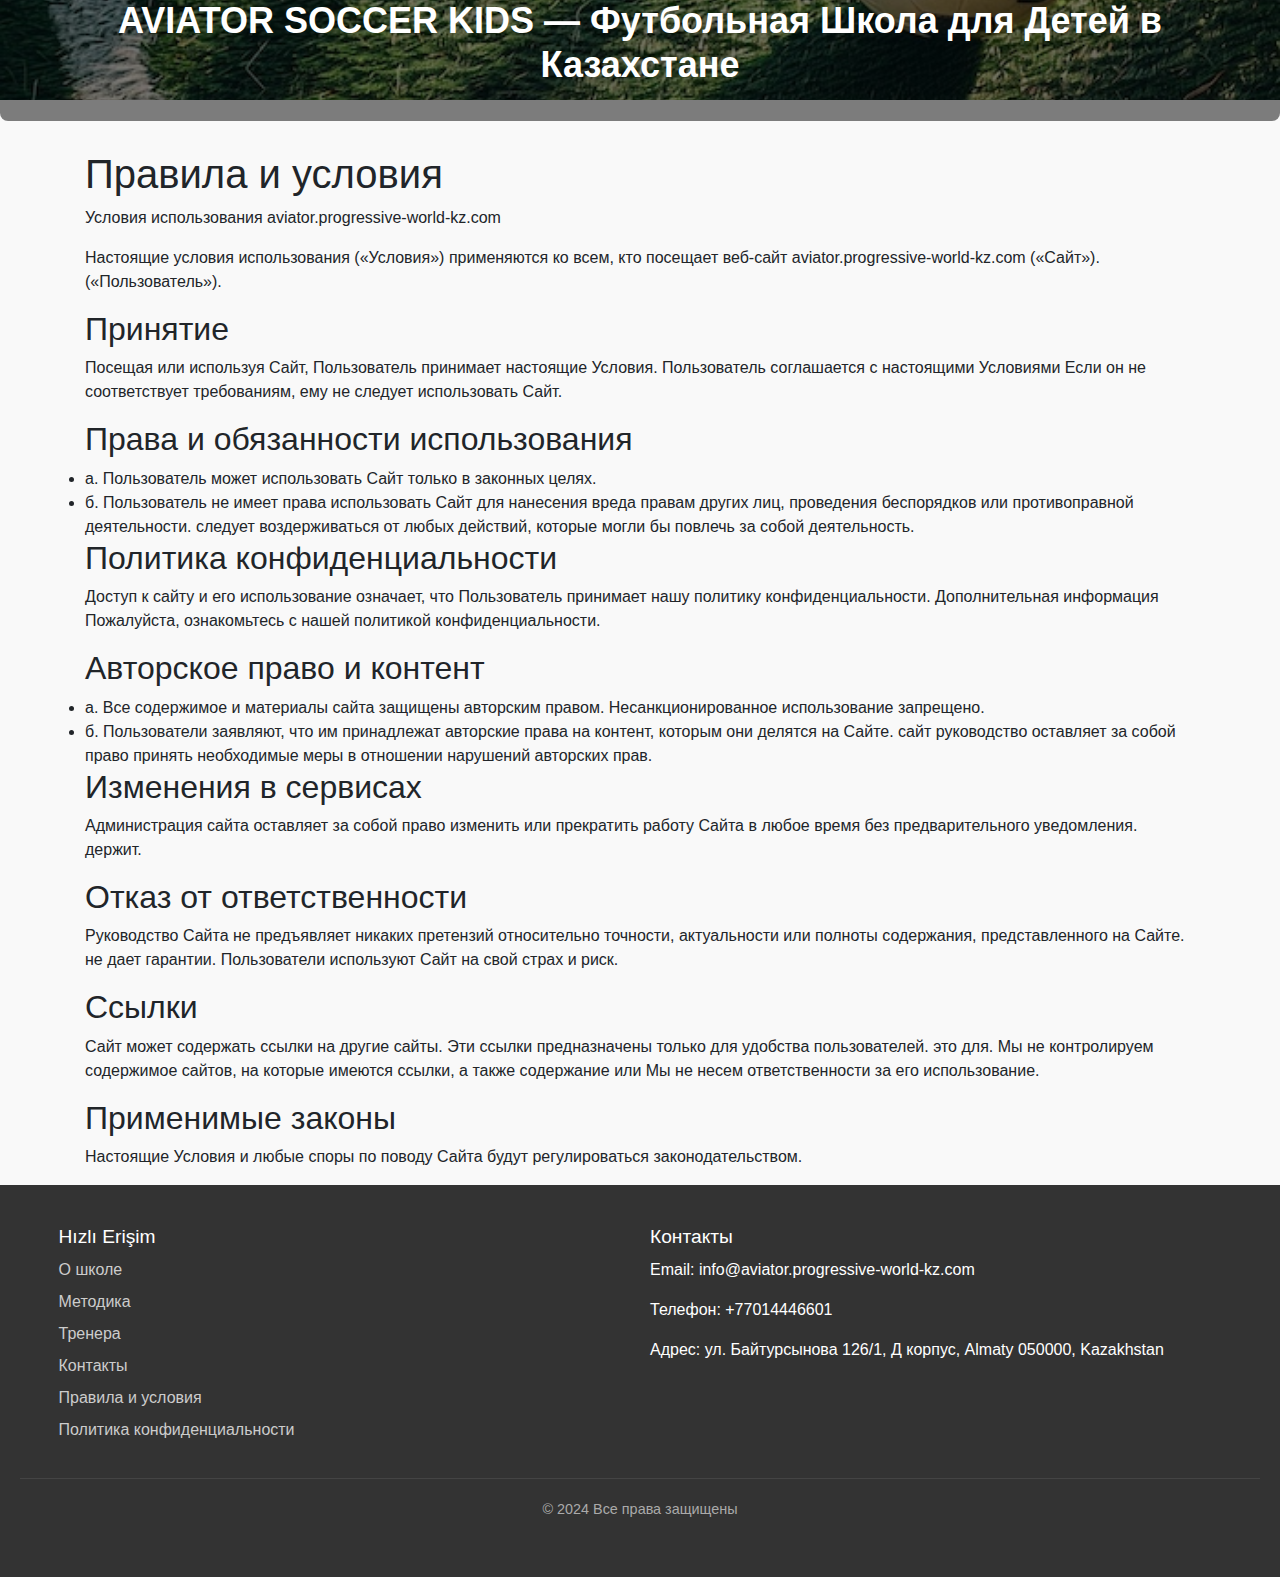
<file: terms.html>
<!DOCTYPE html>
<html lang="ru">
<head>
    <meta charset="UTF-8">
    <meta name="viewport" content="width=device-width, initial-scale=1.0">
    <link rel="apple-touch-icon" sizes="180x180" href="favicon/apple-touch-icon.png">
    <link rel="icon" type="image/png" sizes="32x32" href="favicon/favicon-96x96.png">
    <link rel="manifest" href="favicon/site.webmanifest">
    <link rel="stylesheet" href="css/bootstrap.min.css">
    <link rel="stylesheet" href="css/style.css?v1">
    <meta name="description"
          content="AVIATOR SOCCER KIDS — футбольная школа для детей от 4 до 14 лет в Казахстане. Профессиональные тренировки, современная методика подготовки, опытные тренеры и участие в турнирах. Помогаем детям развивать навыки, укреплять здоровье и любить спорт. Присоединяйтесь к нам и откройте для вашего ребенка мир футбола!">
    <title>AVIATOR SOCCER KIDS - Детская футбольная школа в Казахстане</title>
</head>
<body>
<div class="academy-info-block h-policy">
    <div class="academy-info-content">
        <h2 class="academy-info-title">AVIATOR SOCCER KIDS — Футбольная Школа для Детей в Казахстане
        </h2>
    </div>
</div>

<div class="line"></div>

<section class="container policy">
    <h1>Правила и условия</h1>
    <p>Условия использования aviator.progressive-world-kz.com</p>
    <p>Настоящие условия использования («Условия») применяются ко всем, кто посещает веб-сайт aviator.progressive-world-kz.com
        («Сайт»).
        («Пользователь»).</p>
    <h2>Принятие</h2>
    <p>Посещая или используя Сайт, Пользователь принимает настоящие Условия. Пользователь соглашается с
        настоящими Условиями
        Если он не соответствует требованиям, ему не следует использовать Сайт.</p>
    <h2>Права и обязанности использования</h2>
    <li>а. Пользователь может использовать Сайт только в законных целях.</li>
    <li>б. Пользователь не имеет права использовать Сайт для нанесения вреда правам других лиц, проведения
        беспорядков или противоправной деятельности.
        следует воздерживаться от любых действий, которые могли бы повлечь за собой деятельность.
    </li>
    <h2>Политика конфиденциальности</h2>
    <p>Доступ к сайту и его использование означает, что Пользователь принимает нашу политику конфиденциальности.
        Дополнительная информация
        Пожалуйста, ознакомьтесь с нашей политикой конфиденциальности.</p>
    <h2>Авторское право и контент</h2>
    <li>а. Все содержимое и материалы сайта защищены авторским правом. Несанкционированное использование
        запрещено.
    </li>
    <li>б. Пользователи заявляют, что им принадлежат авторские права на контент, которым они делятся на Сайте.
        сайт
        руководство оставляет за собой право принять необходимые меры в отношении нарушений авторских прав.
    </li>
    <h2>Изменения в сервисах</h2>
    <p>Администрация сайта оставляет за собой право изменить или прекратить работу Сайта в любое время без
        предварительного уведомления.
        держит.</p>
    <h2>Отказ от ответственности</h2>
    <p>Руководство Сайта не предъявляет никаких претензий относительно точности, актуальности или полноты
        содержания, представленного на Сайте.
        не дает гарантии. Пользователи используют Сайт на свой страх и риск.</p>
    <h2>Ссылки</h2>
    <p>Сайт может содержать ссылки на другие сайты. Эти ссылки предназначены только для удобства пользователей.
        это для. Мы не контролируем содержимое сайтов, на которые имеются ссылки, а также содержание или
        Мы не несем ответственности за его использование.</p>
    <h2>Применимые законы</h2>
    <p>Настоящие Условия и любые споры по поводу Сайта будут регулироваться законодательством.</p>
</section>


<footer class="aviator_football-footer" id="contact">
    <div class="aviator_football-footer-content">
        <!-- Logo and Description -->

        <!-- Navigation Links -->
        <div class="aviator_football-footer-links">
            <h4>Hızlı Erişim</h4>
            <ul>
                <li><a href="index.html#about">О школе</a></li>
                <li><a href="index.html#methods">Методика</a></li>
                <li><a href="index.html#coach">Тренера</a></li>
                <li><a href="index.html#contact">Контакты</a></li>
                <li><a href="terms.html">Правила и условия </a></li>
                <li><a href="policy.html">Политика конфиденциальности</a></li>
            </ul>
        </div>

        <!-- Contact Information -->
        <div class="aviator_football-footer-contact">
            <h4>Контакты</h4>
            <p>Email: info@aviator.progressive-world-kz.com</p>
            <p>Телефон: +77014446601</p>
            <p>Адрес: ул. Байтурсынова 126/1, Д корпус, Almaty 050000, Kazakhstan</p>
        </div>
    </div>

    <!-- Copyright -->
    <div class="aviator_football-footer-bottom">
        <p>&copy; 2024 Все права защищены</p>
    </div>
</footer>

</body>
<script src="js/jquery-1.12.4.min.js"></script>
<script src="js/bootstrap.min.js"></script>
<script src="js/main.js"></script>
<script type="application/ld+json">
    {
        "@context": "https://schema.org",
        "@type": "Organization",
        "name": "AVIATOR SOCCER KIDS",
        "url": "",
        "logo": "/favicon/favicon.ico"
    }
</script>
<script type="application/ld+json">
    {
        "@context": "https://schema.org",
        "@type": "WPHeader",
        "headline": "AVIATOR SOCCER KIDS",
        "description": "AVIATOR SOCCER KIDS — футбольная школа для детей от 4 до 14 лет в Казахстане. Профессиональные тренировки, современная методика подготовки, опытные тренеры и участие в турнирах. Помогаем детям развивать навыки, укреплять здоровье и любить спорт. Присоединяйтесь к нам и откройте для вашего ребенка мир футбола!",
        "url": "",
        "publisher": {
            "@type": "Organization",
            "name": "AVIATOR SOCCER KIDS",
            "logo": {
                "@type": "ImageObject",
                "url": "/favicon/favicon.ico"
            }
        }
    }
</script>
<script type="application/ld+json">
    {
        "@context": "https://schema.org",
        "@type": "WebPage",
        "name": "AVIATOR SOCCER KIDS",
        "description": "AVIATOR SOCCER KIDS — футбольная школа для детей от 4 до 14 лет в Казахстане. Профессиональные тренировки, современная методика подготовки, опытные тренеры и участие в турнирах. Помогаем детям развивать навыки, укреплять здоровье и любить спорт. Присоединяйтесь к нам и откройте для вашего ребенка мир футбола!",
        "publisher": {
            "@type": "Organization",
            "name": "AVIATOR SOCCER KIDS"
        },
        "license": "A license document that applies to this content, typically indicated by URL"
    }
</script>
<script type="application/ld+json">
    {
        "@context": "https://schema.org",
        "@type": "SiteNavigationElement",
        "name": "Main Navigation",
        "url": "",
        "hasPart": [
            {
                "@type": "WebPage",
                "name": "Home",
                "url": ""
            },
            {
                "@type": "WebPage",
                "name": "Policy",
                "url": "/policy.html"
            },
            {
                "@type": "WebPage",
                "name": "Terms of Conditions",
                "url": "/terms.html"
            },
            {
                "@type": "WebPage",
                "name": "Disclaimer",
                "url": "/disclaimer.html"
            }
        ]
    }
</script>

</html>
</file>
<file: css/style.css>
* {
  box-sizing: border-box;
  margin: 0;
  padding: 0;
}

body {
  font-family: 'Arial', sans-serif;
  background-color: #f9f9f9; /* Light background */
}

.academy-info-block {
  max-width: 1980px;
  height: 600px; /* Set the height of the block */
  background-image: url('../img/1.jpg'); /* Replace with your background image */
  background-size: cover; /* Cover the entire block */
  background-position: center; /* Center the background image */
  display: flex;
  justify-content: center;
  align-items: center;
  position: relative;
}

.academy-info-content {
  color: white; /* White text for contrast */
  text-align: center;
  padding: 20px;
  background-color: rgba(0, 0, 0, 0.5); /* Semi-transparent background for better readability */
  border-radius: 8px;
}

.academy-info-title {
  font-size: 36px;
  font-weight: bold;
  margin-bottom: 15px;
}

.academy-info-text {
  font-size: 18px;
  line-height: 1.6;
}

/* Responsive adjustments */
@media (max-width: 768px) {
  .academy-info-title {
    font-size: 28px; /* Smaller title for mobile */
  }
  .academy-info-text {
    font-size: 16px; /* Smaller text for mobile */
  }
}


.aviator_football-container {
  max-width: 1163px;
  width: 100%;
  display: flex;
  align-items: center;
  gap: 20px;
  margin: 0 auto;
}

.aviator_football-image img {
  width: 100%;

  border: 1px solid #ddd;
  border-radius: 10px;
}

.aviator_football-text {
  max-width: 600px;
}

.aviator_football-text h2 {
  font-size: 2em;
  font-weight: bold;
  margin-bottom: 10px;
}

.aviator_football-text p {
  color: #555;
  font-size: 1em;
  margin-bottom: 10px;
}

/* Responsive adjustments */
@media (max-width: 768px) {
  .aviator_football-container {
    flex-direction: column;
    align-items: center;
    text-align: center;

  }

  .aviator_football-image img {
    max-width: 80%;
  }

  .aviator_football-text h2 {
    font-size: 1.5em;
  }
}

.line {

  width:100%;
  height:50px;

}


.aviator_football-pricing {
  max-width: 1163px;
  width: 100%;
  text-align: center;
  padding: 20px;
  margin: 0 auto;
}

.aviator_football-pricing h2 {
  font-size: 2em;
  font-weight: bold;
  margin-bottom: 10px;
}

.aviator_football-pricing p {
  color: #555;
  font-size: 1em;
  margin-bottom: 20px;
}

.aviator_football-cards {
  display: flex;
  justify-content: center;
  gap: 20px;
  flex-wrap: wrap;
}

.aviator_football-card {
  background-color: #fff;
  border: 1px solid #ddd;
  border-radius: 10px;
  padding: 20px;
  width: 100%;
  max-width: 300px;
  box-shadow: 0 4px 8px rgba(0, 0, 0, 0.1);
  text-align: left;
}

.aviator_football-card img {
  width: 100%;
  border-radius: 5px;
  margin-bottom: 15px;
}

.aviator_football-card h3 {
  font-size: 1.5em;
  margin-bottom: 5px;
}

.aviator_football-card p {
  font-size: 1em;
  color: #555;
  margin-bottom: 15px;
}

.aviator_football-card button {
  padding: 10px 20px;
  font-size: 1em;
  color: #333;
  background-color: #fff;
  border: 1px solid #333;
  border-radius: 5px;
  cursor: pointer;
  transition: background-color 0.3s ease;
}

.aviator_football-card button:hover {
  background-color: #333;
  color: #fff;
}

/* Responsive adjustments */
@media (max-width: 768px) {
  .aviator_football-cards {
    flex-direction: column;
    align-items: center;
  }

  .aviator_football-card {
    max-width: 100%;
  }
}

.aviator_football-about {
  max-width: 1163px;
  width: 100%;
  text-align: center;
  padding: 40px 20px;
  margin: 0 auto;
}

.aviator_football-about h2 {
  font-size: 2.5em;
  font-weight: bold;
  margin-bottom: 10px;
}

.aviator_football-underline {
  width: 50px;
  height: 2px;
  background-color: #000;
  margin: 10px auto;
}

.aviator_football-about p {
  color: #555;
  font-size: 1em;
  margin-top: 10px;
  line-height: 1.6;
}

/* Responsive adjustments */
@media (max-width: 768px) {
  .aviator_football-about h2 {
    font-size: 2em;
  }
}


.aviator_football-methods {
  max-width: 1163px;
  width: 100%;
  text-align: center;
  padding: 40px 20px;
  margin: 0px auto;
}

.aviator_football-methods h3 {
  font-size: 1em;
  letter-spacing: 2px;
  font-weight: 400;
  color: #555;
  margin-bottom: 10px;
}

.aviator_football-methods h2 {
  font-size: 2.5em;
  font-weight: bold;
  margin-bottom: 20px;
}

.aviator_football-image img {
  width: 100%;
  max-width: 800px;
  border-radius: 5px;
  margin-bottom: 20px;
}

.aviator_football-methods p {
  color: #555;
  font-size: 1em;
  line-height: 1.6;
  max-width: 800px;
  margin: 0 auto;
}

/* Responsive adjustments */
@media (max-width: 768px) {
  .aviator_football-methods h2 {
    font-size: 2em;
  }
}

.aviator_football-conference {
  max-width: 1163px;
  width: 100%;
  text-align: center;
  padding: 40px 20px;
  margin: 0 auto;
}

.aviator_football-conference h2 {
  font-size: 2.5em;
  font-weight: bold;
  margin-bottom: 10px;
}

.aviator_football-conference p {
  font-size: 1.2em;
  color: #555;
  margin-bottom: 30px;
}

.aviator_football-sessions {
  display: flex;
  gap: 20px;
  flex-wrap: wrap;
  justify-content: center;
}

.aviator_football-session {
  background-color: #f9f9f9;
  border-radius: 5px;
  width: 100%;
  max-width: 300px;
  box-shadow: 0 4px 8px rgba(0, 0, 0, 0.1);
}

.aviator_football-session-header {
  background-color: #000;
  color: #fff;
  padding: 10px;
  font-weight: bold;
  text-align: left;
  border-top-left-radius: 5px;
  border-top-right-radius: 5px;
}

.aviator_football-session-content {
  padding: 20px;
  text-align: left;
}

.aviator_football-time {
  font-size: 0.9em;
  color: #555;
  margin-bottom: 5px;
}

.aviator_football-session-content h3 {
  font-size: 1.2em;
  margin: 10px 0;
}

.aviator_football-session-content p {
  font-size: 0.9em;
  color: #555;
  margin-bottom: 10px;
}

/* Responsive adjustments */
@media (max-width: 768px) {
  .aviator_football-sessions {
    flex-direction: column;
    align-items: center;
  }
}


.aviator_football-footer {
  background-color: #333;
  color: #fff;
  padding: 40px 20px;
  width: 100%;
}

.aviator_football-footer-content {
  max-width: 1163px;
  width: 100%;
  margin: 0 auto;
  display: flex;
  flex-wrap: wrap;
  justify-content: space-between;
  gap: 20px;
}

.aviator_football-footer-about,
.aviator_football-footer-links,
.aviator_football-footer-contact,
.aviator_football-footer-social {
  flex: 1 1 200px;
  margin-bottom: 20px;
}

.aviator_football-footer-about h3 {
  font-size: 1.5em;
  margin-bottom: 10px;
}

.aviator_football-footer-links h4,
.aviator_football-footer-contact h4,
.aviator_football-footer-social h4 {
  font-size: 1.2em;
  margin-bottom: 10px;
}

.aviator_football-footer-links ul,
.aviator_football-footer-social ul {
  list-style: none;
  padding: 0;
}

.aviator_football-footer-links ul li,
.aviator_football-footer-social ul li {
  margin-bottom: 8px;
}

.aviator_football-footer-links ul li a,
.aviator_football-footer-social ul li a {
  color: #ccc;
  text-decoration: none;
  transition: color 0.3s ease;
}

.aviator_football-footer-links ul li a:hover,
.aviator_football-footer-social ul li a:hover {
  color: #fff;
}

.aviator_football-footer-bottom {
  text-align: center;
  padding-top: 20px;
  border-top: 1px solid #444;
  color: #aaa;
  font-size: 0.9em;
}

/* Responsive adjustments */
@media (max-width: 768px) {
  .aviator_football-footer-content {
    flex-direction: column;
    align-items: center;
    text-align: center;
  }

  .aviator_football-footer-about,
  .aviator_football-footer-links,
  .aviator_football-footer-contact,
  .aviator_football-footer-social {
    flex: 1 1 100%;
  }
}



/*===== NAVBAR =====*/
.header_navbar {
  position: absolute;
  top: 0;
  left: 0;
  width: 100%;
  z-index: 99;
  -webkit-transition: all 0.3s ease-out 0s;
  -moz-transition: all 0.3s ease-out 0s;
  -ms-transition: all 0.3s ease-out 0s;
  -o-transition: all 0.3s ease-out 0s;
  transition: all 0.3s ease-out 0s;
}

.header a {
  color: #111;
}

.header a:hover, .hero a:hover {
  text-decoration: none;
}

.sticky {
  position: fixed;
  z-index: 999;
  background-color: #fff;
  -webkit-box-shadow: 0px 20px 50px 0px rgba(0, 0, 0, 0.05);
  -moz-box-shadow: 0px 20px 50px 0px rgba(0, 0, 0, 0.05);
  box-shadow: 0px 20px 50px 0px rgba(0, 0, 0, 0.05);
  -webkit-transition: all 0.3s ease-out 0s;
  -moz-transition: all 0.3s ease-out 0s;
  -ms-transition: all 0.3s ease-out 0s;
  -o-transition: all 0.3s ease-out 0s;
  transition: all 0.3s ease-out 0s;
}

.sticky .navbar {
  padding: 10px 0;
}

.navbar {
  align-items: center;
  width: 100%;
  -webkit-transition: all 0.3s ease-out 0s;
  -moz-transition: all 0.3s ease-out 0s;
  -ms-transition: all 0.3s ease-out 0s;
  -o-transition: all 0.3s ease-out 0s;
  transition: all 0.3s ease-out 0s;
}

.navbar h1 {
  white-space: nowrap;
  color: #ffff;
  font-weight: bold;
  font-size: 36px;
  margin-bottom: 0;
}
.navbar ul li {
  margin: 10px;
}
.navbar a:hover {
  text-decoration: none;
}

.tariffs {
  padding: 200px 0;
}

.navbar-brand {
  padding: 0;
  margin-right: 0;
}

.navbar .navbar-nav a {
  color: #fff;
}
.navbar-brand img {
  width: 60px;
}

.policy p {
  text-align: left;
}
.h-policy {
  height: 100px!important;
}
.navbar-toggler {
  padding: 0;
}
.navbar-collapse {
  flex-grow: 0!important;
}
.navbar-toggler .toggler-icon {
  width: 30px;
  height: 2px;
  background-color: #fff;
  display: block;
  margin: 5px 0;
  position: relative;
  -webkit-transition: all 0.3s ease-out 0s;
  -moz-transition: all 0.3s ease-out 0s;
  -ms-transition: all 0.3s ease-out 0s;
  -o-transition: all 0.3s ease-out 0s;
  transition: all 0.3s ease-out 0s;
}

.navbar-toggler.active .toggler-icon:nth-of-type(1) {
  -webkit-transform: rotate(45deg);
  -moz-transform: rotate(45deg);
  -ms-transform: rotate(45deg);
  -o-transform: rotate(45deg);
  transform: rotate(45deg);
  top: 7px;
}

.navbar-toggler.active .toggler-icon:nth-of-type(2) {
  opacity: 0;
}

.navbar-toggler.active .toggler-icon:nth-of-type(3) {
  -webkit-transform: rotate(135deg);
  -moz-transform: rotate(135deg);
  -ms-transform: rotate(135deg);
  -o-transform: rotate(135deg);
  transform: rotate(135deg);
  top: -7px;
}

@media only screen and (min-width: 768px) and (max-width: 991px) {
  .navbar-collapse {
    position: absolute;
    top: 100%;
    left: 0;
    width: 100%;
    background-color: #fff;
    z-index: 9;
    -webkit-box-shadow: 0px 15px 20px 0px rgba(34, 34, 34, 0.1);
    -moz-box-shadow: 0px 15px 20px 0px rgba(34, 34, 34, 0.1);
    box-shadow: 0px 15px 20px 0px rgba(34, 34, 34, 0.1);
    margin-top: 20px;
    padding: 5px 12px;
  }
}

@media (max-width: 767px) {
  .navbar-collapse {
    position: absolute;
    top: 100%;
    left: 0;
    width: 100%;
    background-color: #1b5e20;
    z-index: 9;
    -webkit-box-shadow: 0px 15px 20px 0px rgba(34, 34, 34, 0.1);
    -moz-box-shadow: 0px 15px 20px 0px rgba(34, 34, 34, 0.1);
    box-shadow: 0px 15px 20px 0px rgba(34, 34, 34, 0.1);
    padding: 5px 12px;
  }
  .hizmet-kutu img, .yorum-item {
    width: 100%;
  }
  .yorumlar-konteyner {
    flex-direction: column;
  }
  .about-text, .delivery-text {
    width: 100%;
  }
  .about-image, .delivery-image {
    width: 100%;
    margin-right: 0px;
  }
  .h-135 {
    height: auto;
  }
  .policy {
    padding: 0px;
    padding-top: 30px;
    margin: 0 30px;
  }
  .policy h1 {
    font-size: 1.5em;
  }
  .policy h2 {
    font-size: 1.2em;
  }
  .menu ul li {
    margin: 10px 15px;
  }
  .short-logo {
    justify-content: center;
  }
  .menu ul li a {
    color: #fff
  }
  .flex-column-mob {
    flex-direction: column;
  }
  .category-row {
    flex-direction: column;
  }

  .about-team, .beauty-glory {
    flex-direction: column;
  }

  .about-team img, .beauty-glory img {
    max-width: 100%;
  }

  .navbar-toggler {
    padding: 10px;
  }

  .navbar h1 {
    padding: 10px;
  }

  .navbar-brand img {
    width: 60px;
  }
  .navbar ul li, .navbar ul li a{
    color: #111;
  }
  .img-about {
    width: 100% !important;
  }

  .advantage-row, .category-row {
    flex-direction: column;
  }

  .services-grid {
    display: flex;
    flex-direction: column;
  }

  .cta-btn {
    font-size: 14px;
  }

  .advantage-item, .category-card {
    width: 100%;
    margin: 10px 0;
  }

  .banner h1 {
    font-size: 16px;
  }

  .banner p {
    font-size: 12px;
  }

  .header-info p, .header-info a {
    font-size: 10px;
  }
  .tariffs {
    padding: 60px 0;
  }
  .tariffs .category-card {
    width: 100%;
  }

}

.navbar-nav .nav-item {
  margin-left: 45px;
  position: relative;
  white-space: nowrap;
}

nav ul li:hover a {
  color: #8B0000 !important;
  text-decoration: none;
}

.screen img {
  max-width: 250px;
}

@media only screen and (min-width: 992px) and (max-width: 1199px) {
  .navbar-nav .nav-item {
    margin-left: 30px;
  }
}

@media only screen and (min-width: 768px) and (max-width: 991px) {
  .navbar-nav .nav-item {
    margin: 0;
  }
}

@media (max-width: 767px) {
  .navbar-nav .nav-item {
    margin: 0;
  }

  .navbar h1 {
    font-size: 16px;
  }
}

.navbar-nav .nav-item a {
  font-size: 16px;
  font-weight: 600;
  color: #38424D;
  -webkit-transition: all 0.3s ease-out 0s;
  -moz-transition: all 0.3s ease-out 0s;
  -ms-transition: all 0.3s ease-out 0s;
  -o-transition: all 0.3s ease-out 0s;
  transition: all 0.3s ease-out 0s;
  padding: 5px 0;
  position: relative;
}

.navbar-nav .nav-item a::before {
  position: absolute;
  content: '';
  width: 0;
  height: 2px;
  background-color: #38424D;
  border-radius: 50px;
  left: 110%;
  left: 0;
  bottom: 0;
  -webkit-transition: all 0.3s ease-out 0s;
  -moz-transition: all 0.3s ease-out 0s;
  -ms-transition: all 0.3s ease-out 0s;
  -o-transition: all 0.3s ease-out 0s;
  transition: all 0.3s ease-out 0s;
}

@media only screen and (min-width: 768px) and (max-width: 991px) {
  .navbar-nav .nav-item a::before {
    display: none;
  }
}

@media (max-width: 767px) {
  .navbar-nav .nav-item a::before {
    display: none;
  }
}

@media only screen and (min-width: 768px) and (max-width: 991px) {
  .navbar-nav .nav-item a {
    display: block;
    padding: 4px 0;
  }
}

@media (max-width: 767px) {
  .navbar-nav .nav-item a {
    display: block;
    padding: 4px 0;
  }
}

.navbar-nav .nav-item.active > a::before, .navbar-nav .nav-item:hover > a::before {
  width: 100%;
}

.navbar-nav .nav-item:hover .sub-menu {
  top: 100%;
  opacity: 1;
  visibility: visible;
}

@media only screen and (min-width: 768px) and (max-width: 991px) {
  .navbar-nav .nav-item:hover .sub-menu {
    top: 0;
  }
}

@media (max-width: 767px) {
  .navbar-nav .nav-item:hover .sub-menu {
    top: 0;
  }

  .screen img {
    max-width: 100%;
  }
}

.navbar-nav .nav-item .sub-menu {
  width: 200px;
  background-color: #fff;
  -webkit-box-shadow: 0px 0px 20px 0px rgba(0, 0, 0, 0.1);
  -moz-box-shadow: 0px 0px 20px 0px rgba(0, 0, 0, 0.1);
  box-shadow: 0px 0px 20px 0px rgba(0, 0, 0, 0.1);
  position: absolute;
  top: 110%;
  left: 0;
  opacity: 0;
  visibility: hidden;
  -webkit-transition: all 0.3s ease-out 0s;
  -moz-transition: all 0.3s ease-out 0s;
  -ms-transition: all 0.3s ease-out 0s;
  -o-transition: all 0.3s ease-out 0s;
  transition: all 0.3s ease-out 0s;
}

@media only screen and (min-width: 768px) and (max-width: 991px) {
  .navbar-nav .nav-item .sub-menu {
    position: relative;
    width: 100%;
    top: 0;
    display: none;
    opacity: 1;
    visibility: visible;
  }
}

@media (max-width: 767px) {
  .navbar-nav .nav-item .sub-menu {
    position: relative;
    width: 100%;
    top: 0;
    display: none;
    opacity: 1;
    visibility: visible;
  }
  .container1 {
    flex-direction: column;
  }
}

.navbar-nav .nav-item .sub-menu li {
  display: block;
}

.navbar-nav .nav-item .sub-menu li a {
  display: block;
  padding: 8px 20px;
  color: #4be46e;
}

.navbar-nav .nav-item .sub-menu li a.active, .navbar-nav .nav-item .sub-menu li a:hover {
  padding-left: 25px;
  color: #1E75D9;
}

.navbar-nav .sub-nav-toggler {
  display: none;
}

.form-contact {
  width: 60%;
}

@media only screen and (min-width: 768px) and (max-width: 991px) {
  .navbar-nav .sub-nav-toggler {
    display: block;
    position: absolute;
    right: 0;
    top: 0;
    background: none;
    color: #222;
    font-size: 18px;
    border: 0;
    width: 30px;
    height: 30px;
  }
}

@media (max-width: 767px) {
  .navbar-nav .sub-nav-toggler {
    display: block;
    position: absolute;
    right: 0;
    top: 0;
    background: none;
    color: #222;
    font-size: 18px;
    border: 0;
    width: 30px;
    height: 30px;
  }

  .form-contact {
    width: 80%;
  }
}

.navbar-nav .sub-nav-toggler span {
  width: 8px;
  height: 8px;
  border-left: 1px solid #222;
  border-bottom: 1px solid #222;
  -webkit-transform: rotate(-45deg);
  -moz-transform: rotate(-45deg);
  -ms-transform: rotate(-45deg);
  -o-transform: rotate(-45deg);
  transform: rotate(-45deg);
  position: relative;
  top: -5px;
}

.contact_section2 {
  width: 100%;
  height: auto;
  background-size: 100%;
  display: flex;
  justify-content: center;
  margin-bottom: 90px;
}

.input_bg {
  width: 60%;
  margin: 0 auto;
  text-align: center;
  margin-top: 100px;
}

.fact_text {
  width: 100%;
  float: left;
  font-size: 20px;
  color: #ffffff;
  text-align: center;
  text-transform: uppercase;
}

.address_text {
  width: 100%;
  float: left;
  font-size: 18px;
  color: #000;
  padding: 5px 20px 5px 30px;
  border-radius: 30px;
  border: 0px;
  background-color: #dadada;
  height: 60px;
  margin-top: 40px;
}

.sub_bt {
  width: 100%;
  color: black;
  background-color: #fff;
  font-size: 18px;
  border-radius: 30px;
  border: 1px solid black;
  height: 60px;
  margin-top: 40px;
  cursor: pointer;

}

.sub_bt:hover {
  color: #fff;
  background-color: black;
  border-color: #fff;
}

.h-80 {
  height: 80px;
  background-size: auto;
}

.courses-section h2 {
  text-align: center;
}

.header {
  height: 100px;
  width: 100%;
  z-index: 1;
  padding: 25px;
}
.online_kart p.price-green {
  font-weight: bold;
  font-size: 32px;
  color: green;
}


#original{
  font-family: 'Open Sans', sans-serif !important;
  direction: ltr;
  font-size: 1em;
  margin: 0;
  background-image: linear-gradient(to right bottom, #0a0a44, #0c0b6e, #0d0d99, #0f0fc3, #1012ee);
  background-color: #0a0a44;
  color: #fff;
}
.wrap__btn--PxHri--section{
  background-image: url('../img/bg-desc.png');
  background-size: cover;
  width: 914px;
  margin: 0 auto;
  min-height: 100vh;
  display: flex;
  flex-direction: column;
  align-items: center;
  justify-content: center;
}
.logo-img {
  margin-bottom: 20px;
  width: 200px; /* Измените размер по необходимости */
  height: auto;
}
.button {
  align-items: center;
  background: #FFFFFF;
  border: 0 solid #E2E8F0;
  box-shadow: 0 4px 6px -1px rgba(0, 0, 0, 0.1), 0 2px 4px -1px rgba(0, 0, 0, 0.06);
  box-sizing: border-box;
  color: #1A202C;
  display: inline-flex;
  font-weight: 700;
  height: 56px;
  justify-content: center;
  line-height: 24px;
  overflow-wrap: break-word;
  padding: 24px;
  text-decoration: none;
  width: auto;
  border-radius: 8px;
  cursor: pointer;
  user-select: none;
  -webkit-user-select: none;
  touch-action: manipulation;
}

.button{
  padding: 29px 55px;
  font-size: 18px;
  text-decoration: none !important;
}
.main__img--l83Xf--section{
  text-align: center;
  background: rgba(255,255,255,0.0);
  padding: 19px;
  border-radius: 0px;
  padding: 46px;
}
.main__img--l83Xf--section h1{
  font-weight: 400;
  font-size: 37px;
  border-bottom: 1px dotted #ccc;
  padding-bottom: 22px;
  margin-top: 0px;
}
.button__header--0mbZF--element{
  display: flex;
  gap: 29px;
  align-items: center;
  justify-content: center;
  margin-top: 22px;
}
#main {
  display: block;
}
#original {
  display: none;
}
.button-yes {
  background: #04cfa6;
  box-shadow: 0 2px #082144;
  transition: 0.5s;
}
.button-no {
  background: #ff2401 !important;
  padding: 29px 55px;
  font-size: 18px;
  text-decoration: none;
  box-shadow: 0 3px #082144;
}
@media (max-width: 1200px){
  .wrap__btn--PxHri--section{
    width: 100%;
  }
}
@media (max-width: 480px){
  .button__header--0mbZF--element{
    flex-direction: column;
  }
}
@media (max-width: 768px){
  #main {
    display: none;
  }
  #original {
    display: block;
  }
}
</file>
